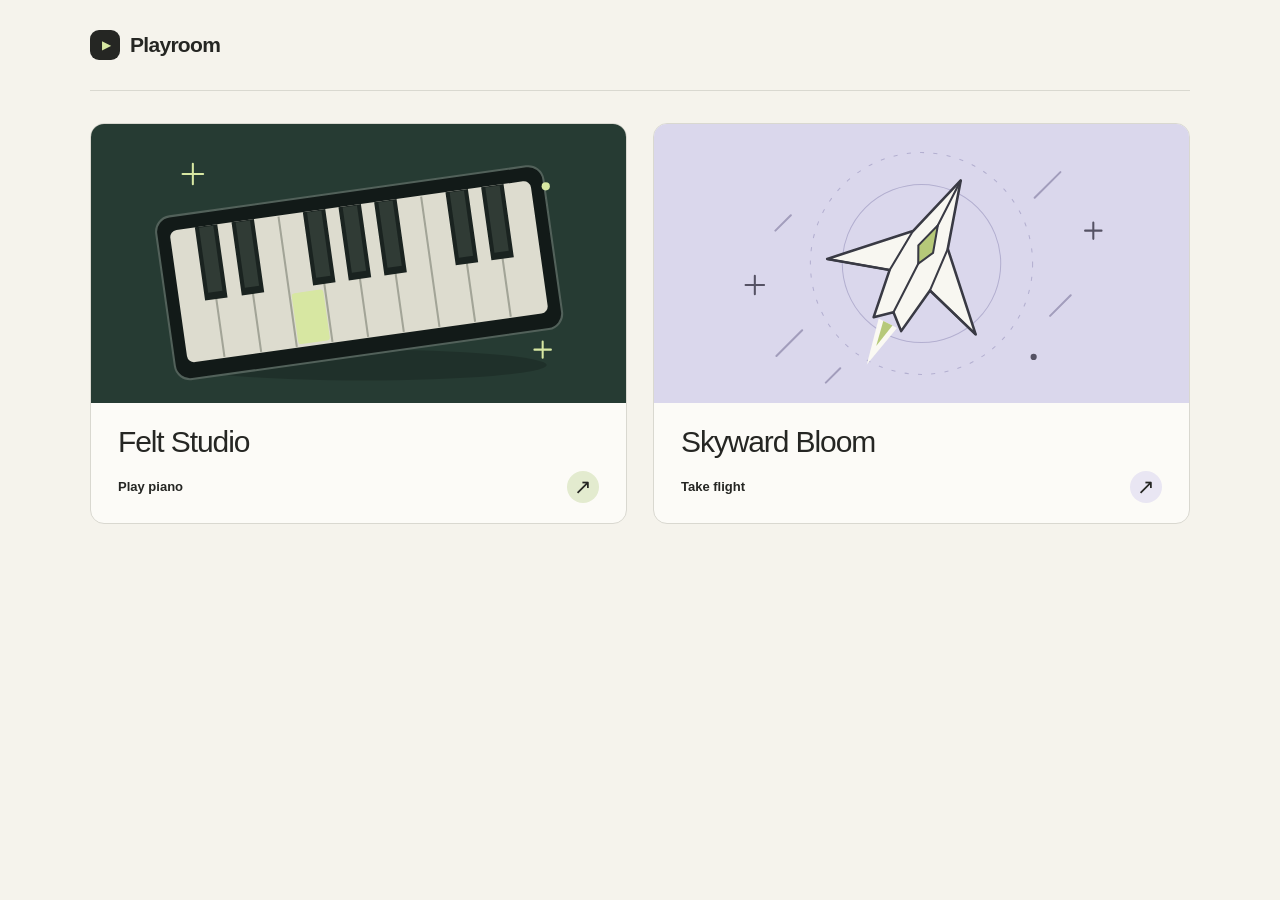
<file: index.html>
<!doctype html>
<html lang="en">
<head>
  <meta charset="utf-8">
  <meta name="viewport" content="width=device-width, initial-scale=1">
  <meta name="theme-color" content="#f5f3ec">
  <meta name="description" content="Play Felt Studio piano or Skyward Bloom plane shooter.">
  <title>Playroom — Piano &amp; Plane Shooter</title>
  <link rel="icon" href="data:image/svg+xml,%3Csvg xmlns='http://www.w3.org/2000/svg' viewBox='0 0 64 64'%3E%3Crect width='64' height='64' rx='16' fill='%23252623'/%3E%3Cpath d='m25 17 23 15-23 15Z' fill='%23d7e7a2'/%3E%3C/svg%3E">
  <link rel="stylesheet" href="homepage.css">
</head>
<body>
  <div class="page">
    <header class="site-header">
      <h1 class="brand"><span class="brand-icon" aria-hidden="true">▶</span> Playroom</h1>
    </header>

    <main aria-label="Choose a game">
      <div class="games">
        <a class="game-card piano-card" href="felt-piano/index.html" aria-labelledby="piano-title piano-action">
          <div class="art" aria-hidden="true">
            <img class="piano-illustration" src="assets/piano.svg" alt="" width="520" height="260">
          </div>
          <div class="card-copy">
            <h2 id="piano-title">Felt Studio</h2>
            <div class="card-bottom"><span id="piano-action">Play piano</span><span class="arrow" aria-hidden="true">↗</span></div>
          </div>
        </a>

        <a class="game-card shooter-card" href="neon-wake/index.html" aria-labelledby="shooter-title shooter-action">
          <div class="art" aria-hidden="true">
            <img src="assets/plane.svg" alt="" width="520" height="260">
          </div>
          <div class="card-copy">
            <h2 id="shooter-title">Skyward Bloom</h2>
            <div class="card-bottom"><span id="shooter-action">Take flight</span><span class="arrow" aria-hidden="true">↗</span></div>
          </div>
        </a>
      </div>
    </main>
  </div>
</body>
</html>
</file>
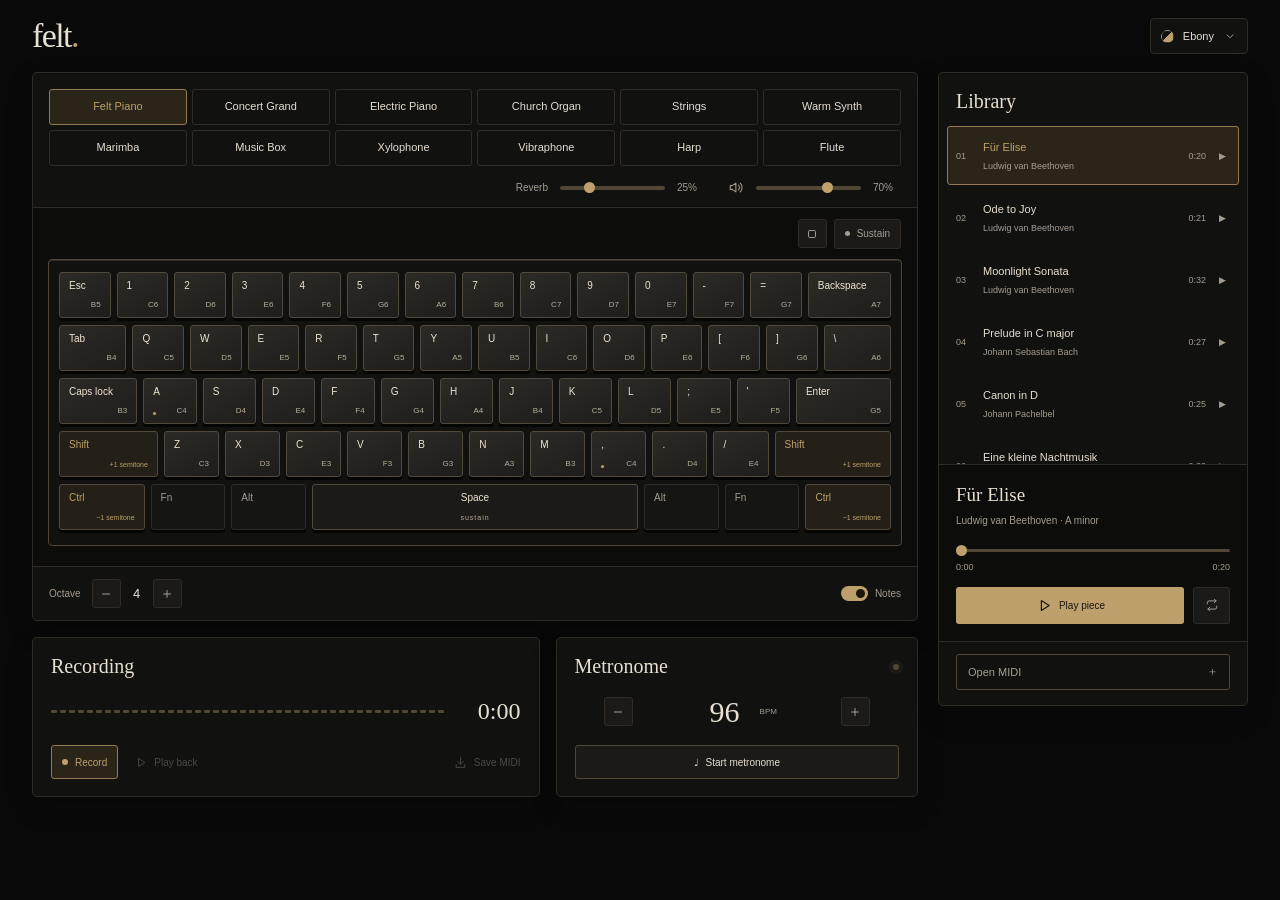
<file: felt-piano/index.html>
<!doctype html>
<html lang="en" data-theme="ebony">
<head>
  <meta charset="utf-8">
  <meta name="viewport" content="width=device-width, initial-scale=1">
  <meta name="theme-color" content="#090909">
  <meta name="description" content="A keyboard music studio with instruments, recording, classical music, and MIDI import.">
  <title>Felt Studio</title>
  <link rel="icon" href="data:image/svg+xml,%3Csvg xmlns='http://www.w3.org/2000/svg' viewBox='0 0 64 64'%3E%3Crect width='64' height='64' rx='8' fill='%23bda06b'/%3E%3Cpath d='M18 15v34m14-34v34m14-34v34' stroke='%23090909' stroke-width='8'/%3E%3C/svg%3E">
  <link rel="stylesheet" href="styles.css">
  <script src="music-core.js" defer></script>
  <script src="audio.js" defer></script>
  <script src="opera-tracks.js" defer></script>
  <script src="tracks.js" defer></script>
  <script src="midi-import.js" defer></script>
  <script src="app.js" defer></script>
</head>
<body>
  <svg class="icon-defs" aria-hidden="true" xmlns="http://www.w3.org/2000/svg"><defs>
    <symbol id="i-play" viewBox="0 0 24 24"><path d="m9 5 11 7-11 7Z"/></symbol>
    <symbol id="i-stop" viewBox="0 0 24 24"><rect x="6" y="6" width="12" height="12" rx="2"/></symbol>
    <symbol id="i-volume" viewBox="0 0 24 24"><path d="m11 5-6 4H2v6h3l6 4Z"/><path d="M15 8a6 6 0 0 1 0 8m3-11a10 10 0 0 1 0 14"/></symbol>
    <symbol id="i-download" viewBox="0 0 24 24"><path d="M12 3v12m-5-5 5 5 5-5M4 16v5h16v-5"/></symbol>
    <symbol id="i-minus" viewBox="0 0 24 24"><path d="M6 12h12"/></symbol>
    <symbol id="i-plus" viewBox="0 0 24 24"><path d="M12 6v12M6 12h12"/></symbol>
    <symbol id="i-pause" viewBox="0 0 24 24"><path d="M8 5v14M16 5v14" stroke-width="4"/></symbol>
    <symbol id="i-loop" viewBox="0 0 24 24"><path d="M4 10V8a3 3 0 0 1 3-3h12m-3-3 3 3-3 3M20 14v2a3 3 0 0 1-3 3H5m3 3-3-3 3-3"/></symbol>
  </defs></svg>
  <div class="page">
    <header class="site-header">
      <a class="brand" href="./" aria-label="Felt home">felt<span>.</span></a>
      <details id="theme-picker" class="theme-picker">
        <summary aria-label="Choose visual theme"><span id="current-theme-swatch" class="theme-swatch swatch-ebony" aria-hidden="true"></span><span id="current-theme-name">Ebony</span><svg class="icon theme-chevron" viewBox="0 0 24 24" aria-hidden="true"><path d="m7 10 5 5 5-5"/></svg></summary>
        <div class="theme-options" role="group" aria-label="Visual theme">
        <button type="button" data-theme-choice="ebony" aria-label="Ebony theme" aria-pressed="true"><span class="theme-swatch swatch-ebony" aria-hidden="true"></span>Ebony</button>
        <button type="button" data-theme-choice="burgundy" aria-label="Burgundy theme" aria-pressed="false"><span class="theme-swatch swatch-burgundy" aria-hidden="true"></span>Burgundy</button>
        <button type="button" data-theme-choice="forest" aria-label="Forest theme" aria-pressed="false"><span class="theme-swatch swatch-forest" aria-hidden="true"></span>Forest</button>
        <button type="button" data-theme-choice="ivory" aria-label="Ivory theme" aria-pressed="false"><span class="theme-swatch swatch-ivory" aria-hidden="true"></span>Ivory</button>
        <button type="button" data-theme-choice="graphite" aria-label="Graphite theme" aria-pressed="false"><span class="theme-swatch swatch-graphite" aria-hidden="true"></span>Graphite</button>
        <button type="button" data-theme-choice="amethyst" aria-label="Amethyst theme" aria-pressed="false"><span class="theme-swatch swatch-amethyst" aria-hidden="true"></span>Amethyst</button>
        <button type="button" data-theme-choice="petrol" aria-label="Petrol theme" aria-pressed="false"><span class="theme-swatch swatch-petrol" aria-hidden="true"></span>Petrol</button>
        <button type="button" data-theme-choice="copper" aria-label="Copper theme" aria-pressed="false"><span class="theme-swatch swatch-copper" aria-hidden="true"></span>Copper</button>
        <button type="button" data-theme-choice="rose" aria-label="Rose theme" aria-pressed="false"><span class="theme-swatch swatch-rose" aria-hidden="true"></span>Rose</button>
        <button type="button" data-theme-choice="porcelain" aria-label="Porcelain theme" aria-pressed="false"><span class="theme-swatch swatch-porcelain" aria-hidden="true"></span>Porcelain</button>
        </div>
      </details>
    </header>
    <main class="studio-layout">
      <div class="studio-main">
        <section class="piano" aria-label="Instrument studio">
          <div class="piano-toolbar">
            <div class="voice-options" role="group" aria-label="Instrument">
              <button data-voice="felt" class="voice-button selected" aria-pressed="true">Felt Piano</button>
              <button data-voice="grand" class="voice-button" aria-pressed="false">Concert Grand</button>
              <button data-voice="electric" class="voice-button" aria-pressed="false">Electric Piano</button>
              <button data-voice="organ" class="voice-button" aria-pressed="false">Church Organ</button>
              <button data-voice="strings" class="voice-button" aria-pressed="false">Strings</button>
              <button data-voice="synth" class="voice-button" aria-pressed="false">Warm Synth</button>
              <button data-voice="marimba" class="voice-button" aria-pressed="false">Marimba</button>
              <button data-voice="musicbox" class="voice-button" aria-pressed="false">Music Box</button>
              <button data-voice="xylophone" class="voice-button" aria-pressed="false">Xylophone</button>
              <button data-voice="vibraphone" class="voice-button" aria-pressed="false">Vibraphone</button>
              <button data-voice="harp" class="voice-button" aria-pressed="false">Harp</button>
              <button data-voice="flute" class="voice-button" aria-pressed="false">Flute</button>
            </div>
            <div class="mix-controls">
              <label class="mix-control"><span>Reverb</span><input id="reverb" type="range" min="0" max="100" value="25" aria-label="Reverb"><output for="reverb" id="reverb-value">25%</output></label>
              <label class="mix-control"><svg class="icon"><use href="#i-volume"/></svg><input id="volume" type="range" min="0" max="100" value="70" aria-label="Volume"><output for="volume" id="volume-value">70%</output></label>
            </div>
          </div>
          <div class="piano-body">
            <div class="piano-display"><div class="note-display"><span id="chord-display"></span><span id="active-notes" class="sr-only"></span></div><div class="keyboard-actions"><button id="stop-button" class="icon-button" aria-label="Stop all sound" title="Stop all sound (Pause/Break)"><svg class="icon"><use href="#i-stop"/></svg></button><button id="sustain-button" class="sustain-button" aria-pressed="false"><span class="status-dot"></span>Sustain</button></div></div>
            <div class="keyboard-viewport" id="keyboard-viewport"><div id="keyboard" class="computer-keyboard" role="group" aria-label="Computer keyboard"></div></div>
            <span id="audio-status" class="sr-only" role="status"></span>
          </div>
          <div class="piano-footer">
            <div class="octave-control"><span>Octave</span><button class="icon-button" id="octave-down" aria-label="Lower octave" title="Lower octave (Page Down)"><svg class="icon"><use href="#i-minus"/></svg></button><output id="octave-value">4</output><button class="icon-button" id="octave-up" aria-label="Higher octave" title="Higher octave (Page Up)"><svg class="icon"><use href="#i-plus"/></svg></button></div>
            <label class="labels-control"><input id="show-labels" type="checkbox" checked><span class="switch" aria-hidden="true"></span>Notes</label>
          </div>
        </section>
        <section class="workspace" aria-label="Practice tools">
          <article class="session-card tool-card">
            <div class="card-heading"><h2>Recording</h2><span class="session-tag" id="session-tag"></span></div>
            <div class="session-visual"><div id="session-wave" class="session-wave" aria-hidden="true"></div><span class="session-time" id="session-time">0:00</span></div>
            <div class="session-actions"><button class="record-button" id="record-button"><span class="record-dot"></span><span id="record-label">Record</span></button><button class="quiet-button" id="playback-button" disabled><svg class="icon"><use href="#i-play"/></svg><span>Play back</span></button><button class="quiet-button export-button" id="export-button" disabled title="Save recording as MIDI"><svg class="icon"><use href="#i-download"/></svg><span>Save MIDI</span></button></div>
          </article>
          <article class="tempo-card tool-card">
            <div class="card-heading"><h2>Metronome</h2><span class="beat-light" id="beat-light" aria-hidden="true"></span></div>
            <div class="tempo-center"><button class="icon-button" id="tempo-down" aria-label="Decrease tempo"><svg class="icon"><use href="#i-minus"/></svg></button><label class="tempo-value"><input id="tempo" type="number" min="30" max="240" value="96" aria-label="Tempo in beats per minute"><span>BPM</span></label><button class="icon-button" id="tempo-up" aria-label="Increase tempo"><svg class="icon"><use href="#i-plus"/></svg></button></div>
            <button id="metronome-button" class="metronome-button" aria-pressed="false"><span aria-hidden="true">♩</span><span>Start metronome</span></button>
          </article>
        </section>
      </div>
      <aside class="library-panel" aria-label="Example music library">
        <div class="library-heading"><h2>Library</h2></div>
        <div id="track-list" class="track-list" role="group" aria-label="Choose an example track"></div>
        <div class="library-player">
          <span class="sr-only" id="library-player-state" role="status"></span>
          <h3 id="library-now-title">Für Elise</h3><p id="library-now-composer">Ludwig van Beethoven</p>
          <input id="track-progress" type="range" min="0" max="1000" step="1" value="0" aria-label="Example track position">
          <div class="track-time-labels"><span id="track-current-time">0:00</span><span id="track-duration">0:00</span></div>
          <div class="track-controls"><button id="track-toggle" class="primary-button"><svg class="icon"><use href="#i-play"/></svg><span id="track-toggle-label">Play piece</span></button><button id="track-loop" class="icon-button" aria-label="Loop example track" aria-pressed="false"><svg class="icon"><use href="#i-loop"/></svg></button></div>
        </div>
        <section class="import-panel" aria-label="MIDI import">
          <label class="import-button" for="midi-file">Open MIDI <span aria-hidden="true">＋</span></label><input id="midi-file" type="file" accept=".mid,.midi,audio/midi,audio/x-midi" class="file-input" aria-label="Open MIDI file"><p id="import-status" role="status" aria-live="polite"></p>
        </section>
      </aside>
    </main>
  </div>
  <div id="toast" class="toast" role="status" aria-live="polite"></div>
</body>
</html>
</file>
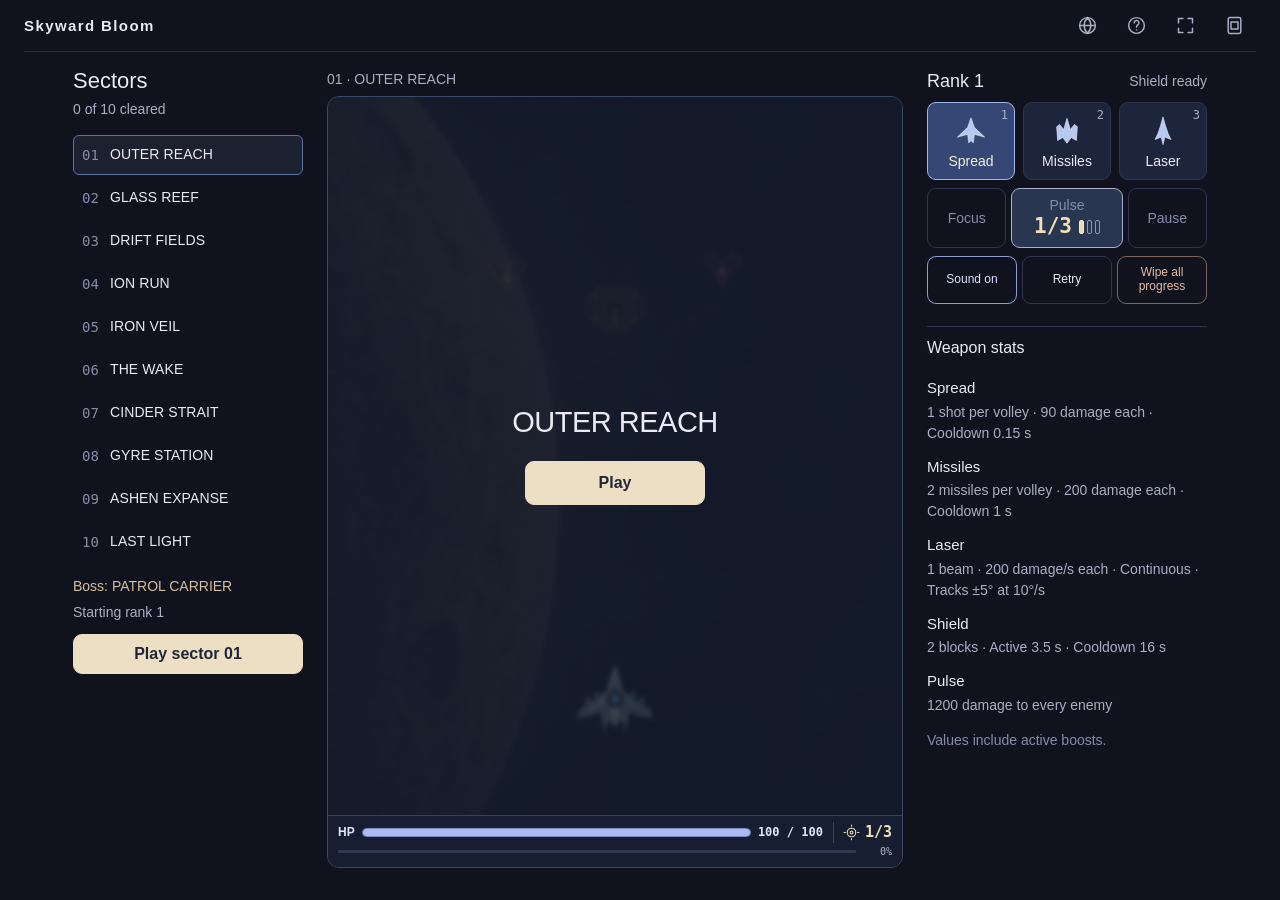
<file: neon-wake/index.html>
<!doctype html>
<html lang="en">
<head>
  <meta charset="UTF-8" />
  <meta name="viewport" content="width=device-width, initial-scale=1.0, viewport-fit=cover" />
  <meta name="theme-color" content="#10131e" />
  <meta name="description" content="Skyward Bloom — ten sectors, three plane forms, one growing rank." data-i18n-content="Skyward Bloom — ten sectors, three plane forms, one growing rank.">
  <title data-i18n="Skyward Bloom">Skyward Bloom</title>
  <link rel="icon" type="image/svg+xml" href="icon.svg" />
  <link rel="stylesheet" href="styles.css" />
</head>
<body>
<div class="app-shell">
  <header class="site-header">
    <a class="wordmark" href="./" data-i18n="Skyward Bloom">Skyward Bloom</a>
    <div class="header-actions">
      <button id="languageBtn" class="language-button" type="button" aria-label="Switch to Simplified Chinese" title="Switch to Simplified Chinese"><svg viewBox="0 0 24 24" aria-hidden="true"><circle cx="12" cy="12" r="9"/><path d="M3 12h18M12 3c-2.5 2.6-3.8 5.6-3.8 9s1.3 6.4 3.8 9M12 3c2.5 2.6 3.8 5.6 3.8 9s-1.3 6.4-3.8 9"/></svg></button>
      <button id="guideBtn" class="guide-button" type="button" aria-haspopup="dialog" aria-controls="guideDialog" aria-label="Guide" data-i18n-aria-label="Guide" title="Guide" data-i18n-title="Guide"><svg viewBox="0 0 24 24" aria-hidden="true"><circle cx="12" cy="12" r="9"/><path d="M9.4 9a2.7 2.7 0 1 1 4.8 1.7c-.7.8-2.2 1.3-2.2 3"/><circle class="icon-dot" cx="12" cy="17.2" r=".9"/></svg></button>
      <button id="fullscreenBtn" class="fullscreen-button" type="button" aria-label="Enter fullscreen" aria-pressed="false"><svg viewBox="0 0 24 24" aria-hidden="true"><path id="fullscreenIconPath" d="M9 4H4v5m11-5h5v5M4 15v5h5m11-5v5h-5"/></svg></button>
      <button id="immersionBtn" class="immersion-button" type="button" aria-label="Enter immersion" data-i18n-aria-label="Enter immersion" title="Enter immersion" data-i18n-title="Enter immersion" aria-pressed="false"><svg viewBox="0 0 24 24" aria-hidden="true"><rect x="4.8" y="2.8" width="14.4" height="18.4" rx="2"/><path d="M8 8h8v8H8z"/></svg></button>
    </div>
  </header>
  <main class="cockpit">
    <section class="game-column" id="flightPanel" aria-label="Game" data-i18n-aria-label="Game">
      <div class="flight-hud"><div class="flight-summary" role="status"><span id="sectorValue">Outer Reach</span><span id="saveWarningFlight" hidden data-i18n="Progress not saved">Progress not saved</span></div></div>
      <div class="game-frame">
        <div class="game-viewport">
        <canvas id="gameCanvas" width="720" height="900" tabindex="0" aria-label="Skyward Bloom. Drag or use arrow keys to steer. Weapons fire automatically. Only the light-blue core takes damage."><span aria-hidden="true" data-i18n="Your browser needs canvas support to play.">Your browser needs canvas support to play.</span></canvas>
        <button id="exitImmersionBtn" type="button" aria-label="Exit immersion" data-i18n-aria-label="Exit immersion" data-i18n="Exit" hidden>Exit</button>
        <span id="immersionSaveWarning" role="status" data-i18n="Progress not saved" hidden>Progress not saved</span>
        <div id="overlay" class="game-overlay">
          <div class="overlay-panel">
            <h1 id="overlayTitle">Outer Reach</h1>
            <p id="saveWarning" class="save-warning" role="status" hidden data-i18n="Progress is not being saved from this tab.">Progress is not being saved from this tab.</p>
            <button id="launchBtn" class="launch-button" type="button" aria-describedby="overlayTitle">Play</button>
          </div>
        </div>
        </div>
        <div class="play-hud">
          <div class="play-vitals">
            <div class="hull-readout" id="hullReadout"><label for="hpBar" data-i18n="HP">HP</label><progress id="hpBar" max="100" value="100" aria-label="Player hull health" data-i18n-aria-label="Player hull health">100%</progress><span id="hpValue">100 / 100</span></div>
            <div id="playPulseBadge" class="play-pulse-badge" role="status" aria-live="off" aria-label="Pulse: 1 of 3"><svg viewBox="0 0 24 24" aria-hidden="true"><circle cx="12" cy="12" r="2"/><circle cx="12" cy="12" r="6"/><path d="M12 1v3m0 16v3M1 12h3m16 0h3"/></svg><strong id="playPulseCount" aria-hidden="true">1/3</strong></div>
          </div>
          <div class="level-progress"><label for="levelProgress" class="visually-hidden" data-i18n="Progress">Progress</label><progress id="levelProgress" value="0" max="100" aria-label="Level completion" data-i18n-aria-label="Level completion">0%</progress><span id="progressValue">0%</span></div>
        </div>
      </div>
    </section>

    <aside class="weapon-panel" id="weaponPanel" aria-label="Plane and weapons" data-i18n-aria-label="Plane and weapons">
      <div class="form-readout"><span id="sharedRank">Rank 1</span><span id="shieldStatus">Shield ready</span></div>
      <div class="form-controls" role="group" aria-label="Plane forms" data-i18n-aria-label="Plane forms">
        <button id="form-primary" class="form-button" type="button" aria-label="Spread form" aria-pressed="true" data-i18n-aria-label="Spread form"><svg viewBox="0 0 64 64" aria-hidden="true"><path d="M32 4 39 24 61 45 39 39 37 57 32 53 27 57 25 39 3 45 25 24Z"/></svg><span data-i18n="Spread">Spread</span><kbd>1</kbd></button>
        <button id="form-missiles" class="form-button" type="button" aria-label="Missiles form" aria-pressed="false" data-i18n-aria-label="Missiles form"><svg viewBox="0 0 64 64" aria-hidden="true"><path d="M32 5 39 29 48 18 54 23 52 52 41 46 32 58 23 46 12 52 10 23 16 18 25 29Z"/></svg><span data-i18n="Missiles">Missiles</span><kbd>2</kbd></button>
        <button id="form-laser" class="form-button" type="button" aria-label="Laser form" aria-pressed="false" data-i18n-aria-label="Laser form"><svg viewBox="0 0 64 64" aria-hidden="true"><path d="M32 2 37 20 43 38 49 50 36 45 32 61 28 45 15 50 21 38 27 20Z"/></svg><span data-i18n="Laser">Laser</span><kbd>3</kbd></button>
      </div>
      <p class="form-status" id="formStatus" hidden></p>
      <div class="touch-controls">
        <button id="focusBtn" type="button" aria-pressed="false" aria-label="Focus movement" title="Focus movement" data-i18n="Focus" data-i18n-aria-label="Focus movement" data-i18n-title="Focus movement">Focus</button>
        <button id="pulseBtn" class="pulse-button" type="button"><span data-i18n="Pulse">Pulse</span><span class="pulse-stock" aria-hidden="true"><strong id="pulseCount">1/3</strong><span class="pulse-pips" id="pulsePips"><i></i><i></i><i></i></span></span></button>
        <button id="touchPauseBtn" type="button">Pause</button>
      </div>
      <div class="flight-actions" role="group" aria-label="Flight actions" data-i18n-aria-label="Flight actions">
        <button id="soundBtn" type="button" aria-pressed="true">Sound on</button>
        <button id="restartBtn" type="button" data-i18n="Retry">Retry</button>
        <button id="wipeProgressBtn" type="button" data-i18n="Wipe all progress">Wipe all progress</button>
      </div>
      <p id="statusValue" class="visually-hidden" role="status">Standing by</p>
      <section class="weapon-readout" id="weaponReadout" aria-labelledby="weaponStatsHeading"><h2 id="weaponStatsHeading" data-i18n="Weapon stats">Weapon stats</h2>
        <div class="weapon-stats-list"><p><strong data-i18n="Spread">Spread</strong><span id="stats-primary"></span></p><p><strong data-i18n="Missiles">Missiles</strong><span id="stats-missiles"></span></p><p><strong data-i18n="Laser">Laser</strong><span id="stats-laser"></span></p><p><strong data-i18n="Shield">Shield</strong><span id="stats-shield"></span></p><p><strong data-i18n="Pulse">Pulse</strong><span id="stats-pulse"></span></p></div>
        <p class="stats-note" data-i18n="Values include active boosts.">Values include active boosts.</p>
      </section>
    </aside>

    <section class="hangar-panel" id="hangarPanel" aria-labelledby="campaignHeading">
      <header class="hangar-intro"><h2 id="campaignHeading" tabindex="-1" data-i18n="Sectors">Sectors</h2><p id="campaignProgress">0 of 10 cleared</p></header>
      <div class="stage-grid" id="stageGrid" role="group" aria-label="Campaign sectors" data-i18n-aria-label="Campaign sectors"></div>
      <div class="mission-briefing">
        <p id="bossPreview" class="boss-preview"></p><p id="stageRank" class="stage-rank">Starting rank 1</p>
        <button id="stageLaunchBtn" class="launch-button" type="button">Play</button>
      </div>
    </section>
  </main>
  <div id="immersionControls" role="group" aria-label="Flight controls" data-i18n-aria-label="Flight controls" hidden>
    <button id="immersionFormBtn" type="button" aria-label="Change form" data-i18n-aria-label="Change form">Spread ↻</button>
    <button id="immersionFocusBtn" type="button" aria-pressed="false" data-i18n="Focus">Focus</button>
    <button id="immersionPulseBtn" type="button">Pulse 1/3</button>
    <button id="immersionPauseBtn" type="button" data-i18n="Pause">Pause</button>
  </div>
</div>
<dialog id="guideDialog" class="guide-dialog" aria-labelledby="guideHeading">
  <button id="closeGuideBtn" class="guide-close" type="button" aria-label="Close guide" autofocus data-i18n="Close" data-i18n-aria-label="Close guide">Close</button>
  <section class="guide-panel">
        <h2 id="guideHeading" data-i18n="Flight guide">Flight guide</h2>
        <div class="guide-content">
          <section class="guide-controls" aria-labelledby="controlsHeading">
            <h3 id="controlsHeading" data-i18n="Controls">Controls</h3>
            <p data-i18n="Weapons fire automatically.">Weapons fire automatically.</p>
            <dl>
              <div><dt data-i18n="Steer">Steer</dt><dd data-i18n="Drag on the playfield, or use WASD / arrow keys.">Drag on the playfield, or use WASD / arrow keys.</dd></div>
              <div><dt data-i18n="Forms">Forms</dt><dd data-i18n="Tap a form or press 1–3. Switching pauses fire for 0.45 seconds; you can still steer.">Tap a form or press 1–3. Switching pauses fire for 0.45 seconds; you can still steer.</dd></div>
              <div><dt data-i18n="Focus">Focus</dt><dd data-i18n="Tap Focus or hold Shift to steer slowly.">Tap Focus or hold Shift to steer slowly.</dd></div>
              <div><dt data-i18n="Pulse">Pulse</dt><dd data-i18n="Tap Pulse or press X to clear bullets and damage enemies.">Tap Pulse or press X to clear bullets and damage enemies.</dd></div>
              <div><dt data-i18n="Pause">Pause</dt><dd data-i18n="Tap Pause, or press Space or P. Use the same control to resume. Outside immersion, Esc also pauses or resumes.">Tap Pause, or press Space or P. Use the same control to resume. Outside immersion, Esc also pauses or resumes.</dd></div>
              <div><dt data-i18n="Other actions">Other actions</dt><dd data-i18n="Retry or R restarts the sector. Sound or M toggles audio. Wipe all progress opens a confirmation.">Retry or R restarts the sector. Sound or M toggles audio. Wipe all progress opens a confirmation.</dd></div>
              <div><dt data-i18n="Display">Display</dt><dd data-i18n="Top-right symbols switch language, open this Guide, enter fullscreen, and enter immersion. Exit or Esc leaves immersion. On short screens, Tab from the playfield opens immersion to keep keyboard controls visible.">Top-right symbols switch language, open this Guide, enter fullscreen, and enter immersion. Exit or Esc leaves immersion. On short screens, Tab from the playfield opens immersion to keep keyboard controls visible.</dd></div>
            </dl>
          </section>
          <h3 data-i18n="Three forms">Three forms</h3>
          <p><strong data-i18n="Spread:">Spread:</strong> <span data-i18n="bullets spread evenly across a fan. Move closer to land more hits.">bullets spread evenly across a fan. Move closer to land more hits.</span></p>
          <p><strong data-i18n="Missiles:">Missiles:</strong> <span data-i18n="each missile picks a target and finds another if it is destroyed.">each missile picks a target and finds another if it is destroyed.</span></p>
          <p><strong data-i18n="Laser:">Laser:</strong> <span data-i18n="a continuous beam that follows reachable enemies ahead. It switches away from destroyed or shielded targets. Higher ranks improve damage and tracking.">a continuous beam that follows reachable enemies ahead. It switches away from destroyed or shielded targets. Higher ranks improve damage and tracking.</span></p>
          <h3 data-i18n="Pickups">Pickups</h3>
          <div class="pickup-legend">
            <div class="pickup-legend-item"><canvas class="pickup-icon" width="96" height="96" data-pickup="rank" data-amount="1" aria-hidden="true"></canvas><p><strong data-i18n="Rank +1">Rank +1</strong><span data-i18n="Improves every weapon, shield and pulse.">Improves every weapon, shield and pulse.</span></p></div>
            <div class="pickup-legend-item"><canvas class="pickup-icon" width="96" height="96" data-pickup="pulse" aria-hidden="true"></canvas><p><strong data-i18n="Pulse ammo">Pulse ammo</strong><span data-i18n="Adds 1 pulse. Carry up to 3.">Adds 1 pulse. Carry up to 3.</span></p></div>
            <div class="pickup-legend-item"><canvas class="pickup-icon" width="96" height="96" data-pickup="heal" aria-hidden="true"></canvas><p><strong data-i18n="Repair">Repair</strong><span data-i18n="Restores 50 HP, up to 100. Rare; only drops while hurt.">Restores 50 HP, up to 100. Rare; only drops while hurt.</span></p></div>
            <div class="pickup-legend-item"><canvas class="pickup-icon" width="96" height="96" data-pickup="boost" data-boost="invincible" aria-hidden="true"></canvas><p><strong data-i18n="Invincibility">Invincibility</strong><span data-i18n="No damage for 12 seconds.">No damage for 12 seconds.</span></p></div>
            <div class="pickup-legend-item"><canvas class="pickup-icon" width="96" height="96" data-pickup="boost" data-boost="damage" aria-hidden="true"></canvas><p><strong data-i18n="Triple damage">Triple damage</strong><span data-i18n="Deal 3× damage for 15 seconds.">Deal 3× damage for 15 seconds.</span></p></div>
            <div class="pickup-legend-item"><canvas class="pickup-icon" width="96" height="96" data-pickup="boost" data-boost="homing" aria-hidden="true"></canvas><p><strong data-i18n="Homing">Homing</strong><span data-i18n="For 18 seconds, Spread bullets seek enemies and Laser curves through up to eight enemies ahead.">For 18 seconds, Spread bullets seek enemies and Laser curves through up to eight enemies ahead.</span></p></div>
          </div>
          <h3 data-i18n="Bosses">Bosses</h3>
          <p><strong data-i18n="Meteors:">Meteors:</strong> <span data-i18n="fall in staggered showers without a warning. Fly between the rocks.">fall in staggered showers without a warning. Fly between the rocks.</span></p>
          <p><strong data-i18n="Phase shield:">Phase shield:</strong> <span data-i18n="bosses ignore damage for 3 seconds between phases. Keep dodging.">bosses ignore damage for 3 seconds between phases. Keep dodging.</span></p>
          <p><strong data-i18n="Touch targets:">Touch targets:</strong> <span data-i18n="touch both green rings, then attack the exposed core for 6 seconds. Watch for nearby bullets.">touch both green rings, then attack the exposed core for 6 seconds. Watch for nearby bullets.</span></p>
          <p><strong data-i18n="Rotating lasers:">Rotating lasers:</strong> <span data-i18n="watch the warning lines, then follow the beams or stay inside the central circle. Up to 12 beams; other guns pause.">watch the warning lines, then follow the beams or stay inside the central circle. Up to 12 beams; other guns pause.</span></p>
          <p><strong data-i18n="Walls:">Walls:</strong> <span data-i18n="fly through each opening. Later bosses send up to five walls with narrower gaps.">fly through each opening. Later bosses send up to five walls with narrower gaps.</span></p>
          <p><strong data-i18n="Sweeping laser:">Sweeping laser:</strong> <span data-i18n="moves sideways after a warning. Dodge through the marked gap.">moves sideways after a warning. Dodge through the marked gap.</span></p>
          <p><strong data-i18n="Homing fireballs:">Homing fireballs:</strong> <span data-i18n="purple fireballs keep chasing you. Orange fireballs turn briefly, then fly straight. Avoid the solid head; the flame trail cannot hurt you.">purple fireballs keep chasing you. Orange fireballs turn briefly, then fly straight. Avoid the solid head; the flame trail cannot hurt you.</span></p>
          <h3 data-i18n="Keep your progress">Keep your progress</h3>
          <p data-i18n="Starting ranks are 1, 6, 11, and so on. Continue to the next sector to keep a higher earned rank. Replays and retries use the fixed starting rank. Failed attempts lose their upgrades. Remaining pulses carry into the next sector. New runs, replays and retries start with 1 pulse.">Starting ranks are 1, 6, 11, and so on. Continue to the next sector to keep a higher earned rank. Replays and retries use the fixed starting rank. Failed attempts lose their upgrades. Remaining pulses carry into the next sector. New runs, replays and retries start with 1 pulse.</p>
          <h3 data-i18n="Stay alive">Stay alive</h3>
          <p data-i18n="Only the light-blue core takes hits. Shields automatically block bullets and fireballs. Lasers, walls, meteors, and all enemy collisions bypass shields.">Only the light-blue core takes hits. Shields automatically block bullets and fireballs. Lasers, walls, meteors, and all enemy collisions bypass shields.</p>
          <p data-i18n="Pulses clear bullets and deal equal damage to enemies and bosses, but cannot pierce boss shields.">Pulses clear bullets and deal equal damage to enemies and bosses, but cannot pierce boss shields.</p>
        </div>
  </section>
</dialog>
<dialog id="resetDialog" aria-labelledby="resetHeading" aria-describedby="resetDescription"><form method="dialog"><h2 id="resetHeading" data-i18n="Wipe all progress?">Wipe all progress?</h2><p id="resetDescription" data-i18n="Erase all progress saved in this browser and return to sector 1? This cannot be undone.">Erase all progress saved in this browser and return to sector 1? This cannot be undone.</p><p id="resetError" class="dialog-error" role="alert" hidden data-i18n="Could not erase saved progress. Check browser storage and try again.">Could not erase saved progress. Check browser storage and try again.</p><div class="dialog-actions"><button value="cancel" autofocus data-i18n="Cancel">Cancel</button><button id="confirmResetBtn" value="reset" class="danger-button" data-i18n="Wipe &amp; restart">Wipe & restart</button></div></form></dialog>
<script type="module" src="game.js"></script>
</body>
</html>
</file>
<file: homepage.css>
:root {
  color-scheme: light;
  font-family: "Segoe UI", Arial, sans-serif;
  color: #252623;
  background: #f5f3ec;
  font-synthesis: none;
}

* { box-sizing: border-box; }
body { margin: 0; }
::selection { background: #d7e7a2; color: #252623; }

.page {
  width: min(1100px, calc(100% - 96px));
  margin: 0 auto;
}

.site-header {
  padding: 30px 0;
  border-bottom: 1px solid #d9d8d0;
}

.brand {
  display: flex;
  align-items: center;
  gap: 10px;
  margin: 0;
  font-size: 21px;
  font-weight: 650;
  letter-spacing: -.7px;
}

.brand-icon {
  display: grid;
  place-items: center;
  width: 30px;
  height: 30px;
  padding-left: 2px;
  border-radius: 9px;
  background: #252623;
  color: #d7e7a2;
  font-size: 12px;
}

main { padding: 32px 0; }

.games {
  display: grid;
  grid-template-columns: repeat(2, minmax(0, 1fr));
  gap: 26px;
}

.game-card {
  overflow: hidden;
  border: 1px solid #d9d8d0;
  border-radius: 14px;
  background: #fcfbf7;
  color: inherit;
  text-decoration: none;
  transition: transform 180ms ease, box-shadow 180ms ease;
}

.game-card:hover {
  transform: translateY(-4px);
  box-shadow: 0 10px 24px #2526230c;
}

.game-card:focus-visible {
  outline: 3px solid #596e33;
  outline-offset: 5px;
}

.piano-card {
  --art-background: #263b33;
  --arrow-background: #e3ebcf;
  --arrow-hover: #d7e7a2;
}

.shooter-card {
  --art-background: #dad7ec;
  --arrow-background: #e9e6f3;
  --arrow-hover: #dad7ec;
}

.art {
  aspect-ratio: 1.92;
  overflow: hidden;
  background: var(--art-background);
}

.art img {
  display: block;
  width: 100%;
  height: 100%;
  object-fit: contain;
}

.piano-illustration { padding-top: 10px; }
.card-copy { padding: 22px 27px 20px; }

.card-copy h2 {
  margin: 0 0 12px;
  font-size: 30px;
  font-weight: 500;
  letter-spacing: -1.1px;
}

.card-bottom {
  display: flex;
  align-items: center;
  justify-content: space-between;
  gap: 16px;
  font-size: 13px;
  font-weight: 600;
}

.arrow {
  display: grid;
  place-items: center;
  width: 32px;
  height: 32px;
  border-radius: 50%;
  background: var(--arrow-background);
  font-size: 21px;
  font-weight: 400;
  transition: background 180ms ease;
}

.game-card:hover .arrow { background: var(--arrow-hover); }

@media (max-width: 700px) {
  .page { width: calc(100% - 40px); max-width: 510px; }
  .site-header { padding: 23px 0; }
  main { padding: 24px 0; }
  .games { grid-template-columns: 1fr; gap: 23px; }
  .card-copy { padding: 23px 24px 18px; }
}

@media (max-width: 360px) {
  .page { width: calc(100% - 32px); }
  .card-copy { padding-left: 20px; padding-right: 20px; }
  .card-copy h2 { font-size: 27px; }
}

@media (prefers-reduced-motion: reduce) {
  .game-card, .arrow { transition: none; }
  .game-card:hover { transform: none; }
}
</file>
<file: felt-piano/styles.css>
:root {
  color-scheme: dark;
  --bg: #090909; --panel: #111110; --inset: #0c0c0b; --raised: #1b1a17;
  --line: #302c25; --line-strong: #514735; --ink: #e7dfd0; --muted: #a49c8f;
  --accent: #bda06b; --accent-ink: #1c170e; --accent-soft: #2b2519; --accent-line: #927b51;
  --key-top: #2c2a25; --key-bottom: #1e1d1a; --key-ink: #eee4d0; --key-note: #b8ae9a;
  --key-line: #514a3c; --key-shadow: #050504; --utility: #151513; --modifier: #242017;
  --shadow: #00000030; --danger: #f2a8a8; --danger-bg: #412326; --danger-line: #985b62;
  --serif: "Iowan Old Style", "Palatino Linotype", "Book Antiqua", Georgia, serif;
  --sans: "Segoe UI", -apple-system, BlinkMacSystemFont, Arial, sans-serif;
  font-family: var(--sans); font-synthesis: none; color: var(--ink); background: var(--bg);
}
:root[data-theme="burgundy"] {
  --bg: #130c10; --panel: #201218; --inset: #180e13; --raised: #35202a;
  --line: #4e2e3c; --line-strong: #795061; --ink: #f4e4e9; --muted: #c0a5b0;
  --accent: #dfb0bf; --accent-ink: #2a101c; --accent-soft: #422331; --accent-line: #af748a;
  --key-top: #4d2b37; --key-bottom: #301b24; --key-ink: #f6e3e8; --key-note: #d1aebc;
  --key-line: #855368; --key-shadow: #0d060a; --utility: #26151d; --modifier: #39202b;
}
:root[data-theme="forest"] {
  --bg: #09120e; --panel: #101f17; --inset: #0c1711; --raised: #1e3327;
  --line: #304b39; --line-strong: #536f52; --ink: #e6ecdc; --muted: #aab9a2;
  --accent: #bdcea3; --accent-ink: #142010; --accent-soft: #2b3e27; --accent-line: #8ea56f;
  --key-top: #324936; --key-bottom: #1f3024; --key-ink: #eaf0df; --key-note: #b2c4a5;
  --key-line: #5e7858; --key-shadow: #040b07; --utility: #17271c; --modifier: #293b24;
}
:root[data-theme="ivory"] {
  color-scheme: light;
  --bg: #e9e3d7; --panel: #f8f4eb; --inset: #efe9dc; --raised: #e9e1d2;
  --line: #d1c6b2; --line-strong: #a49275; --ink: #302b24; --muted: #70634f;
  --accent: #705129; --accent-ink: #fff7e9; --accent-soft: #e5d8c0; --accent-line: #9a7c50;
  --key-top: #fffdf6; --key-bottom: #e3d8c4; --key-ink: #342d23; --key-note: #69583f;
  --key-line: #b7a58a; --key-shadow: #baac96; --utility: #ddd4c4; --modifier: #ded0b6;
  --shadow: #40321c0d; --danger: #862e35; --danger-bg: #f7d9db; --danger-line: #b96970;
}
:root[data-theme="graphite"] {
  --bg: #101113; --panel: #191b1e; --inset: #131518; --raised: #272a2f;
  --line: #373c43; --line-strong: #636d79; --ink: #eceef0; --muted: #b0b8c2;
  --accent: #c0cad7; --accent-ink: #171d25; --accent-soft: #303944; --accent-line: #8b9bad;
  --key-top: #41464f; --key-bottom: #292d33; --key-ink: #f0f2f5; --key-note: #c5cdd8;
  --key-line: #6a7483; --key-shadow: #090b0d; --utility: #20242a; --modifier: #303944;
}
:root[data-theme="amethyst"] {
  --bg: #120e19; --panel: #1e1729; --inset: #16111f; --raised: #30253e;
  --line: #483653; --line-strong: #766086; --ink: #eee5f4; --muted: #bcabc9;
  --accent: #cfb0e6; --accent-ink: #241333; --accent-soft: #3d2c4e; --accent-line: #a27fbb;
  --key-top: #4c385e; --key-bottom: #30243c; --key-ink: #f2e6fa; --key-note: #cbb5dc;
  --key-line: #826594; --key-shadow: #090510; --utility: #261c32; --modifier: #392849;
}
:root[data-theme="petrol"] {
  --bg: #081416; --panel: #0e2226; --inset: #0a1a1d; --raised: #193339;
  --line: #2c4850; --line-strong: #537a81; --ink: #e6efe9; --muted: #a8bfc0;
  --accent: #d5c18e; --accent-ink: #20200f; --accent-soft: #303d37; --accent-line: #a99c6d;
  --key-top: #2b4b52; --key-bottom: #193038; --key-ink: #e9f0e9; --key-note: #bbcecb;
  --key-line: #5a8388; --key-shadow: #030c0e; --utility: #132b2f; --modifier: #263a37;
}
:root[data-theme="copper"] {
  --bg: #1a100d; --panel: #291a15; --inset: #20130f; --raised: #40291f;
  --line: #593b2d; --line-strong: #89604a; --ink: #f4e6d8; --muted: #c5ac97;
  --accent: #e8b184; --accent-ink: #301809; --accent-soft: #503326; --accent-line: #b98057;
  --key-top: #604032; --key-bottom: #3c281f; --key-ink: #faebda; --key-note: #dfc4aa;
  --key-line: #976c53; --key-shadow: #100906; --utility: #312018; --modifier: #492f20;
}
:root[data-theme="rose"] {
  color-scheme: light;
  --bg: #ece0e0; --panel: #fff6f4; --inset: #f3e8e6; --raised: #e9d8d8;
  --line: #d7bfc1; --line-strong: #ad818b; --ink: #472c37; --muted: #78515f;
  --accent: #8c415a; --accent-ink: #fff6f3; --accent-soft: #f0d8df; --accent-line: #b8798b;
  --key-top: #fffaf6; --key-bottom: #ead7d8; --key-ink: #482a35; --key-note: #77515d;
  --key-line: #be959e; --key-shadow: #bd9c9f; --utility: #e7d6d7; --modifier: #e8ccd4;
  --shadow: #51243212; --danger: #8e2436; --danger-bg: #f8d5da; --danger-line: #bb6674;
}
:root[data-theme="porcelain"] {
  color-scheme: light;
  --bg: #e1e7ec; --panel: #f6f9fc; --inset: #eaf0f4; --raised: #dce5ee;
  --line: #c2d0de; --line-strong: #829bb4; --ink: #203852; --muted: #516982;
  --accent: #305d8a; --accent-ink: #f8fbff; --accent-soft: #dbe7f2; --accent-line: #6c8fae;
  --key-top: #fdfeff; --key-bottom: #dce6ef; --key-ink: #253c54; --key-note: #4d6580;
  --key-line: #93aabd; --key-shadow: #9aafc0; --utility: #dbe4eb; --modifier: #cfdeec;
  --shadow: #193b5b10; --danger: #942f42; --danger-bg: #f5dce2; --danger-line: #bb7887;
}
* { box-sizing: border-box; }
body { margin: 0; min-width: 320px; background: var(--bg); }
button, input, a, label { -webkit-tap-highlight-color: transparent; }
button, input { font: inherit; }
button { color: inherit; border: 0; cursor: pointer; transition: background .15s, border-color .15s, color .15s; }
button:disabled { opacity: .4; cursor: default; }
button:focus-visible, input:focus-visible, a:focus-visible, summary:focus-visible { outline: 2px solid var(--accent); outline-offset: 3px; }
button:active:not(:disabled) { transform: translateY(1px); }
a { color: inherit; text-decoration: none; }
h2, h3, p { margin: 0; }
h2, h3 { font-family: var(--serif); font-weight: 400; }
h2 { font-size: 20px; }
.sr-only, .file-input { position: absolute; width: 1px; height: 1px; padding: 0; margin: -1px; border: 0; overflow: hidden; clip-path: inset(50%); white-space: nowrap; }
.icon-defs { position: absolute; width: 0; height: 0; overflow: hidden; }
.icon { width: 17px; height: 17px; fill: none; stroke: currentColor; stroke-width: 1.7; stroke-linecap: round; stroke-linejoin: round; flex-shrink: 0; }
.page { max-width: 1480px; padding: 0 32px 28px; margin: auto; }
.site-header { height: 72px; display: flex; align-items: center; justify-content: space-between; gap: 20px; }
.brand { font-family: var(--serif); font-size: 34px; letter-spacing: -1.6px; line-height: 1; }
.brand span { color: var(--accent); }
.theme-picker { position: relative; z-index: 30; }
.theme-picker summary { display: flex; align-items: center; gap: 9px; min-height: 36px; padding: 7px 10px; border: 1px solid var(--line); border-radius: 4px; background: var(--panel); color: var(--ink); font-size: 11px; cursor: pointer; list-style: none; }
.theme-picker summary::-webkit-details-marker { display: none; }
.theme-picker summary:hover, .theme-picker[open] summary { border-color: var(--accent-line); }
.theme-chevron { width: 14px; height: 14px; color: var(--muted); }
.theme-picker[open] .theme-chevron { transform: rotate(180deg); }
.theme-options { position: absolute; right: 0; top: calc(100% + 8px); display: grid; grid-template-columns: repeat(2,minmax(0,1fr)); width: min(280px,calc(100vw - 24px)); gap: 4px; padding: 8px; background: var(--panel); border: 1px solid var(--line-strong); border-radius: 5px; box-shadow: 0 12px 36px var(--shadow); }
.theme-options button { display: flex; align-items: center; justify-content: flex-start; gap: 10px; min-height: 40px; padding: 8px 10px; background: transparent; border: 1px solid transparent; border-radius: 3px; font-size: 11px; color: var(--muted); }
.theme-options button:hover { color: var(--ink); background: var(--raised); }
.theme-options button[aria-pressed="true"] { color: var(--ink); background: var(--accent-soft); border-color: var(--accent-line); }
.theme-swatch { width: 13px; height: 13px; border: 1px solid #80808066; border-radius: 50%; flex-shrink: 0; }
.swatch-ebony { background: linear-gradient(135deg, #111110 50%, #bda06b 50%); }
.swatch-burgundy { background: linear-gradient(135deg, #4d2b37 50%, #dfb0bf 50%); }
.swatch-forest { background: linear-gradient(135deg, #324936 50%, #bdcea3 50%); }
.swatch-ivory { background: linear-gradient(135deg, #faf5ea 50%, #af9570 50%); }
.swatch-graphite { background: linear-gradient(135deg, #41464f 50%, #c0cad7 50%); }
.swatch-amethyst { background: linear-gradient(135deg, #4c385e 50%, #cfb0e6 50%); }
.swatch-petrol { background: linear-gradient(135deg, #2b4b52 50%, #d5c18e 50%); }
.swatch-copper { background: linear-gradient(135deg, #604032 50%, #e8b184 50%); }
.swatch-rose { background: linear-gradient(135deg, #f0d8df 50%, #8c415a 50%); }
.swatch-porcelain { background: linear-gradient(135deg, #dbe7f2 50%, #305d8a 50%); }
.studio-layout { display: grid; grid-template-columns: minmax(0, 1fr) 310px; align-items: start; gap: 20px; }
.studio-main { min-width: 0; }
.piano, .tool-card, .library-panel { background: var(--panel); border: 1px solid var(--line); border-radius: 5px; box-shadow: 0 10px 28px var(--shadow); }
.piano { overflow: hidden; }
.piano-toolbar { padding: 16px 16px 12px; }
.voice-options { display: grid; grid-template-columns: repeat(6, minmax(0, 1fr)); gap: 5px; }
.voice-button { min-height: 36px; padding: 7px 5px; border: 1px solid var(--line); background: transparent; border-radius: 3px; font-size: 11px; line-height: 1.25; }
.voice-button:hover { background: var(--raised); border-color: var(--line-strong); }
.voice-button.selected { color: var(--accent); background: var(--accent-soft); border-color: var(--accent-line); }
.mix-controls { display: flex; align-items: center; justify-content: flex-end; gap: 24px; margin-top: 14px; }
.mix-control { display: flex; align-items: center; gap: 10px; font-size: 10px; color: var(--muted); }
.mix-control output { width: 28px; font-variant-numeric: tabular-nums; font-size: 10px; }
.mix-control .icon { width: 15px; height: 15px; }
input[type="range"] { appearance: none; width: 105px; height: 4px; padding: 0; background: var(--line-strong); border: 0; border-radius: 5px; accent-color: var(--accent); cursor: pointer; }
input[type="range"]::-webkit-slider-thumb { appearance: none; width: 11px; height: 11px; border-radius: 50%; background: var(--accent); }
input[type="range"]::-moz-range-thumb { width: 11px; height: 11px; border: 0; border-radius: 50%; background: var(--accent); }
.piano-body { padding: 0 14px 15px; background: var(--inset); border-block: 1px solid var(--line); }
.piano-display { display: flex; align-items: center; justify-content: space-between; gap: 12px; min-height: 51px; padding: 5px 2px; }
.note-display { min-width: 0; }
.keyboard-actions { display: flex; align-items: center; gap: 7px; flex-shrink: 0; }
#chord-display { display: block; color: var(--ink); font-family: var(--serif); font-size: 21px; overflow: hidden; text-overflow: ellipsis; white-space: nowrap; }
.sustain-button { display: flex; align-items: center; justify-content: center; gap: 7px; background: var(--raised); color: var(--muted); border: 1px solid var(--line); border-radius: 3px; min-height: 30px; padding: 5px 10px; font-size: 10px; flex-shrink: 0; }
.status-dot { display: inline-block; width: 5px; height: 5px; border-radius: 50%; background: var(--muted); }
.sustain-button[aria-pressed="true"] { color: var(--accent); background: var(--accent-soft); border-color: var(--accent-line); }
.sustain-button[aria-pressed="true"] .status-dot { background: var(--accent); }
.keyboard-viewport { overflow-x: auto; padding: 0 1px 5px; scrollbar-width: thin; scrollbar-color: var(--line-strong) transparent; }
/* Horizontal touch scrolling keeps the full physical key layout available. */
.computer-keyboard { display: flex; flex-direction: column; min-width: 650px; gap: 7px; padding: 12px 10px 15px; border: 1px solid var(--line-strong); border-radius: 4px; background: var(--panel); box-shadow: inset 0 1px 0 var(--line); user-select: none; touch-action: pan-x; isolation: isolate; }
.keyboard-row { display: flex; gap: 6px; height: 46px; flex: none; }
.computer-key { position: relative; flex: var(--units, 1) 1 0; min-width: 0; display: flex; flex-direction: column; align-items: flex-start; justify-content: space-between; padding: 8px 9px; border: 1px solid var(--key-line); border-radius: 3px; color: var(--key-ink); background: var(--raised); box-shadow: 0 3px 0 var(--key-shadow); text-align: left; overflow: hidden; user-select: none; touch-action: pan-x; transition: background .08s, transform .08s, box-shadow .08s; }
.key-binding { font-size: 10px; font-weight: 500; line-height: 1; white-space: nowrap; }
.key-note { align-self: flex-end; font-size: 8px; line-height: 1; white-space: nowrap; color: var(--key-note); }
.note-key { background: linear-gradient(150deg, var(--key-top), var(--key-bottom)); }
.utility-key:disabled { opacity: 1; cursor: default; color: var(--muted); background: var(--utility); border-color: var(--line); }
.modifier-key { color: var(--accent); background: var(--modifier); }
.modifier-key .key-note { color: var(--accent); font-size: 7px; }
.space-key { align-items: center; }
.space-key .key-note { align-self: center; font-size: 7px; letter-spacing: 1px; }
.middle-c:after { content: ""; position: absolute; left: 9px; bottom: 8px; width: 3px; height: 3px; border-radius: 50%; background: var(--accent); }
.computer-key:hover:not(:disabled) { border-color: var(--accent); }
.computer-key.active, .computer-key:active:not(:disabled) { transform: translateY(3px); background: var(--accent); border-color: var(--accent); box-shadow: none; color: var(--accent-ink); }
.computer-key.active .key-note { color: var(--accent-ink); }
.computer-key.active.middle-c:after { background: var(--accent-ink); }
.hide-labels .key-note { visibility: hidden; }
.hide-labels .middle-c:after { display: none; }
.piano-footer { min-height: 53px; padding: 10px 16px; display: flex; align-items: center; justify-content: space-between; gap: 14px; }
.octave-control { display: flex; align-items: center; gap: 11px; font-size: 10px; color: var(--muted); }
.octave-control output { font-size: 13px; color: var(--ink); text-align: center; min-width: 10px; }
.icon-button { display: grid; place-items: center; width: 29px; height: 29px; padding: 0; color: var(--muted); background: var(--raised); border: 1px solid var(--line); border-radius: 3px; }
.icon-button:hover:not(:disabled) { color: var(--ink); border-color: var(--line-strong); }
.icon-button .icon { width: 14px; height: 14px; }
.labels-control { position: relative; display: flex; align-items: center; gap: 7px; font-size: 10px; color: var(--muted); cursor: pointer; }
.labels-control input { position: absolute; opacity: 0; width: 100%; height: 25px; margin: 0; cursor: pointer; }
.switch { width: 27px; height: 15px; border-radius: 12px; background: var(--line-strong); position: relative; pointer-events: none; }
.switch:after { content: ""; position: absolute; left: 3px; top: 3px; width: 9px; height: 9px; background: var(--muted); border-radius: 50%; }
.labels-control input:checked + .switch { background: var(--accent); }
.labels-control input:checked + .switch:after { transform: translateX(12px); background: var(--accent-ink); }
.labels-control input:focus-visible + .switch { outline: 2px solid var(--accent); outline-offset: 4px; }
.workspace { display: grid; grid-template-columns: minmax(0, 1.4fr) minmax(0, 1fr); gap: 16px; margin-top: 16px; }
.tool-card { min-width: 0; padding: 17px 18px; }
.card-heading { display: flex; align-items: center; justify-content: space-between; gap: 12px; }
.session-tag { font-size: 9px; color: var(--muted); }
.session-visual { display: flex; align-items: center; gap: 16px; min-height: 67px; }
.session-wave { display: flex; align-items: center; gap: 3px; flex: 1; height: 42px; overflow: hidden; }
.wave-bar { flex: 1; min-width: 2px; max-width: 6px; border-radius: 1px; background: var(--line-strong); }
.wave-bar.passed { background: var(--accent); }
.session-time { min-width: 42px; font: 24px var(--serif); font-variant-numeric: tabular-nums; }
.session-actions { display: flex; align-items: center; gap: 16px; }
.record-button, .quiet-button, .metronome-button, .primary-button { display: inline-flex; align-items: center; justify-content: center; gap: 7px; min-height: 34px; border-radius: 3px; font-size: 10px; }
.record-button { padding: 8px 10px; background: var(--accent-soft); border: 1px solid var(--accent-line); color: var(--accent); }
.record-dot { width: 6px; height: 6px; border-radius: 50%; background: currentColor; }
.record-button.recording { background: var(--danger-bg); border-color: var(--danger-line); color: var(--danger); }
.recording .record-dot { border-radius: 1px; animation: record-pulse 1.5s infinite; }
.quiet-button { padding: 4px 0; color: var(--muted); background: transparent; white-space: nowrap; }
.quiet-button:hover:not(:disabled) { color: var(--ink); }
.quiet-button .icon { width: 13px; height: 13px; }
.export-button { margin-left: auto; }
.beat-light { width: 6px; height: 6px; border-radius: 50%; background: var(--line-strong); box-shadow: 0 0 0 4px var(--raised); }
.beat-light.beat { background: var(--accent); box-shadow: 0 0 0 4px var(--accent-soft); }
.tempo-center { display: flex; align-items: center; justify-content: space-around; gap: 6px; height: 67px; }
.tempo-value { display: flex; align-items: center; gap: 7px; }
.tempo-value input { width: 56px; padding: 0; color: var(--ink); background: transparent; border: 0; text-align: center; font: 30px var(--serif); appearance: textfield; -moz-appearance: textfield; }
.tempo-value input::-webkit-inner-spin-button { appearance: none; }
.tempo-value span { font-size: 8px; color: var(--muted); }
.metronome-button { width: 100%; background: var(--raised); border: 1px solid var(--line-strong); color: var(--ink); }
.metronome-button[aria-pressed="true"] { background: var(--accent-soft); border-color: var(--accent-line); color: var(--accent); }
.library-panel { overflow: hidden; min-width: 0; }
.library-heading { padding: 17px 17px 13px; }
.track-list { display: grid; grid-template-columns: 1fr; align-content: start; max-height: 338px; overflow-y: auto; gap: 3px; padding: 0 8px 9px; scrollbar-width: thin; scrollbar-color: var(--line-strong) transparent; }
.track-card { display: grid; grid-template-columns: 19px minmax(0,1fr) auto 16px; align-items: center; gap: 8px; width: 100%; min-height: 59px; padding: 8px; background: transparent; border: 1px solid transparent; border-radius: 3px; text-align: left; }
.track-card:hover { background: var(--raised); }
.track-card.selected { background: var(--accent-soft); border-color: var(--accent-line); }
.track-card.selected .track-info strong, .track-card.playing .track-play { color: var(--accent); }
.track-info { display: flex; flex-direction: column; gap: 5px; min-width: 0; }
.track-info strong { color: var(--ink); font-size: 11px; font-weight: 500; line-height: 1.4; white-space: nowrap; overflow: hidden; text-overflow: ellipsis; }
.track-info span { color: var(--muted); font-size: 9px; white-space: nowrap; overflow: hidden; text-overflow: ellipsis; }
.track-number, .track-duration { font-size: 9px; color: var(--muted); font-variant-numeric: tabular-nums; }
.track-play { text-align: center; font-size: 9px; color: var(--muted); }
.library-player { padding: 17px; background: var(--inset); border-top: 1px solid var(--line); }
#library-now-title { font-size: 19px; line-height: 1.4; color: var(--ink); }
#library-now-composer { font-size: 10px; line-height: 1.6; margin-top: 4px; color: var(--muted); }
#track-progress { width: 100%; display: block; margin: 20px 0 10px; height: 3px; }
.track-time-labels { display: flex; justify-content: space-between; color: var(--muted); font-size: 9px; font-variant-numeric: tabular-nums; }
.track-controls { display: flex; align-items: stretch; gap: 9px; margin-top: 15px; }
.primary-button { flex: 1; background: var(--accent); color: var(--accent-ink); padding: 9px 12px; min-height: 37px; }
.primary-button:hover { filter: brightness(1.1); }
#track-loop { height: auto; width: 37px; }
#track-loop[aria-pressed="true"] { color: var(--accent); background: var(--accent-soft); border-color: var(--accent-line); }
.import-panel { padding: 12px 17px 15px; border-top: 1px solid var(--line); }
.import-button { display: flex; align-items: center; justify-content: space-between; min-height: 36px; padding: 9px 11px; border: 1px solid var(--line-strong); border-radius: 3px; font-size: 11px; color: var(--muted); cursor: pointer; }
.import-button:hover { color: var(--accent); border-color: var(--accent-line); }
.import-panel:focus-within .import-button { outline: 2px solid var(--accent); outline-offset: 3px; }
#import-status:empty { display: none; }
#import-status { margin-top: 9px; font-size: 10px; line-height: 1.6; color: var(--muted); overflow-wrap: anywhere; }
.toast { position: fixed; z-index: 20; left: 50%; bottom: 22px; transform: translate(-50%, 12px); max-width: 90vw; padding: 12px 18px; background: var(--raised); border: 1px solid var(--accent-line); border-radius: 4px; color: var(--ink); box-shadow: 0 8px 25px var(--shadow); font-size: 12px; opacity: 0; pointer-events: none; transition: opacity .15s, transform .15s; }
.toast.visible { transform: translate(-50%, 0); opacity: 1; }
@keyframes record-pulse { 50% { opacity: .4; } }
@media (min-width: 1400px) { .keyboard-row { height: 50px; } .key-binding { font-size: 11px; } .key-note { font-size: 9px; } }
@media (max-width: 1190px) {
  .page { padding-inline: 22px; }
  .studio-layout { grid-template-columns: minmax(0,1fr) 286px; gap: 16px; }
  .voice-options { grid-template-columns: repeat(4, minmax(0,1fr)); }
  .voice-button { min-height: 34px; }
  .workspace { gap: 12px; grid-template-columns: minmax(0,1.2fr) minmax(0,1fr); }
  .tool-card { padding: 15px 13px; }
  .session-actions { gap: 10px; flex-wrap: wrap; }
}
@media (max-width: 1000px) {
  .studio-layout { grid-template-columns: minmax(0,1fr); }
  .voice-options { grid-template-columns: repeat(6, minmax(0,1fr)); }
  .library-panel { display: grid; grid-template-columns: minmax(0,1fr) 280px; }
  .library-heading { grid-column: 1; }
  .track-list { grid-column: 1; grid-template-columns: repeat(2,minmax(0,1fr)); max-height: 300px; }
  .library-player { grid-column: 2; grid-row: 1/3; display: flex; flex-direction: column; justify-content: center; border-top: 0; border-left: 1px solid var(--line); }
  .import-panel { grid-column: 1/-1; }
  .import-button { max-width: 240px; }
  .workspace { grid-template-columns: minmax(0,1.4fr) minmax(0,1fr); }
}
@media (max-width: 700px) {
  .library-panel { display: block; }
  .library-player { border-left: 0; border-top: 1px solid var(--line); }
  .track-list { grid-template-columns: 1fr; max-height: 320px; }
  .import-button { max-width: none; }
  .voice-options { grid-template-columns: repeat(4, minmax(0,1fr)); }
}
@media (max-width: 500px) {
  .page { padding: 0 12px 18px; }
  .site-header { min-height: 65px; height: auto; gap: 12px; }
  .brand { font-size: 29px; }
  .theme-options button { min-height: 44px; }
  .piano-toolbar { padding: 11px 10px; }
  .voice-options { grid-template-columns: repeat(3,minmax(0,1fr)); gap: 4px; }
  .voice-button { min-height: 36px; font-size: 10px; }
  .mix-controls { justify-content: space-between; gap: 14px; margin-top: 13px; }
  .mix-control { min-width: 0; flex: 1; gap: 7px; font-size: 9px; }
  .mix-control input { min-width: 20px; width: 100%; flex: 1; }
  .mix-control output { font-size: 9px; width: 25px; flex-shrink: 0; }
  .piano-body { padding: 0 7px 9px; }
  .piano-display { min-height: 44px; padding-inline: 4px; }
  #chord-display { font-size: 18px; }
  .keyboard-row { height: 45px; }
  .computer-keyboard { padding: 10px 8px 13px; }
  .computer-key { padding: 7px 8px; }
  .piano-footer { padding: 10px 12px; }
  .workspace { grid-template-columns: 1fr; gap: 12px; margin-top: 12px; }
  .tool-card { padding: 15px; }
  .session-actions { gap: 17px; flex-wrap: nowrap; }
  .tempo-card { display: grid; grid-template-columns: 1fr 1fr; gap: 0 16px; }
  .tempo-card .card-heading { grid-column: 1/-1; }
  .tempo-center { height: 67px; }
  .metronome-button { align-self: center; }
  h2 { font-size: 19px; }
}
@media (prefers-reduced-motion: reduce) { *, *:before, *:after { transition: none !important; animation: none !important; } }
</file>
<file: neon-wake/styles.css>
:root{color-scheme:dark;--bg:#10131e;--play-hud-height:52px;--ink:#eceaf3;--muted:#aaaec4;--faint:#858ca6;--line:#30374e;--accent:#aebdf5;--mono:ui-monospace,Consolas,monospace;font-family:Inter,"Segoe UI",sans-serif;font-size:16px;background:var(--bg);color:var(--ink)}
*{box-sizing:border-box}body{margin:0}button,input,summary{font:inherit}button,summary,a{touch-action:manipulation}button,summary{cursor:pointer}button{min-height:44px;padding:10px 14px;border:1px solid var(--line);border-radius:9px;background:transparent;color:var(--ink);font-size:16px}button:hover:not(:disabled){background:#ffffff08;border-color:#8799ca}button:disabled{cursor:default;color:var(--faint)}button:focus-visible,summary:focus-visible,a:focus-visible,canvas:focus-visible{outline:2px solid var(--accent);outline-offset:3px}[hidden]{display:none!important}h1,h2,h3,p{margin:0}h1,h2,h3{font-weight:500}p{line-height:1.55}a{color:inherit;text-decoration:none}
.app-shell{max-width:1460px;margin:auto;padding:env(safe-area-inset-top) 24px env(safe-area-inset-bottom)}.site-header{height:52px;display:flex;align-items:center;justify-content:space-between;border-bottom:1px solid #262d43}.wordmark{font-size:15px;font-weight:600;letter-spacing:1.4px}.fullscreen-button{font-size:15px;color:var(--muted);border-color:transparent;padding:8px 10px}.cockpit{--flight-width:min(620px,calc((100svh - 180px - env(safe-area-inset-top) - env(safe-area-inset-bottom))*.8));display:grid;grid-template-columns:minmax(190px,230px) minmax(0,var(--flight-width)) minmax(254px,280px);gap:24px;justify-content:center;align-items:start;padding:16px 0}.game-column{grid-column:2;grid-row:1;min-width:0;display:grid;gap:6px}.flight-hud{display:grid;gap:6px}.flight-summary{height:22px;font-size:14px;line-height:22px;color:var(--muted);overflow:hidden;white-space:nowrap;text-overflow:ellipsis}.hull-readout,.level-progress{display:flex;align-items:center;gap:8px;color:var(--muted);font-size:14px;min-width:0;height:22px}.hull-readout span,.level-progress span{flex-shrink:0;min-width:60px;text-align:right;font:14px var(--mono);white-space:nowrap}.level-progress{height:20px}.level-progress span{min-width:36px}.hull-readout label,.level-progress label{flex-shrink:0}progress{appearance:none;-webkit-appearance:none;min-width:0;width:100%;height:6px;border:none;border-radius:6px;background:#303953;color:#a5b6ef}progress::-webkit-progress-bar{background:#303953;border-radius:6px}progress::-webkit-progress-value{background:#a5b6ef;border-radius:6px;transition:width .15s}progress::-moz-progress-bar{background:#a5b6ef;border-radius:6px}.level-progress progress{height:3px}.level-progress progress::-webkit-progress-value{background:#8096d4}.level-progress progress::-moz-progress-bar{background:#8096d4}
.game-frame{position:relative;width:100%;container-type:inline-size;background:#181e30;border:1px solid #3c4867;border-radius:12px;overflow:hidden}canvas{display:block;width:100%;height:100%;outline:none}#gameCanvas{touch-action:none}#gameCanvas:focus-visible{outline-offset:-5px}.game-overlay{position:absolute;inset:0;display:grid;place-items:center;align-items:safe center;overflow:auto;padding:24px;background:#111729c9;backdrop-filter:blur(2px)}.overlay-panel{max-width:340px;text-align:center}.eyebrow{font-size:11px;letter-spacing:1.2px;color:var(--muted);margin-bottom:12px}.overlay-panel h1{font-size:29px;letter-spacing:-.5px;margin-bottom:16px}.overlay-panel>p:not(.eyebrow){font-size:14px;color:#c9cddd}.launch-button{background:#eddfc4;color:#20263a;border-color:#eddfc4;font-weight:600}.launch-button:hover:not(:disabled){background:#faf0da;border-color:#faf0da}.overlay-panel .launch-button{display:block;margin:22px auto 0;min-width:180px}.debrief-hangar-button{display:block;margin:10px auto 0;min-width:180px}
.weapon-panel{grid-column:3;grid-row:1;min-width:0;padding-top:2px}.form-readout{display:flex;justify-content:space-between;gap:8px;color:var(--muted);font-size:14px;line-height:22px;margin-bottom:10px}.form-readout>span:first-child{font-size:18px;color:var(--ink)}.form-controls{display:grid;grid-template-columns:repeat(3,minmax(0,1fr));gap:8px}.form-button{position:relative;display:flex;flex-direction:column;align-items:center;justify-content:center;gap:5px;min-height:78px;padding:8px 4px;background:#1c253c;overflow:hidden}.form-button svg{width:30px;height:34px;fill:#b7c9f1;stroke:#e3e9fa;stroke-width:1.4}.form-button span{font-size:14px}.form-button kbd{position:absolute;top:5px;right:6px;font:12px var(--mono);color:var(--muted)}.form-button[aria-pressed="true"]{background:#344775;border-color:#a2b5ed;color:#f5efdf}.form-button:disabled{opacity:.8}.form-button.is-transforming:after{content:"";position:absolute;bottom:0;left:0;height:3px;background:#eadab3;width:var(--transform-progress)}.form-status{min-height:20px;margin:7px 0 12px;color:var(--muted);font-size:14px;line-height:1.4;text-align:center}.touch-controls{display:grid;grid-template-columns:1fr 1.4fr 1fr;gap:5px}.touch-controls>button{padding:8px 3px;font-size:14px}.touch-controls>button[aria-pressed="true"]{background:#344775;border-color:#a2b5ed}.weapon-readout{margin-top:22px;border-top:1px solid var(--line);padding-top:12px;color:var(--muted);font-size:16px}.weapon-readout>h2{min-height:28px;font-size:16px;color:var(--ink)}.weapon-stats-list{display:grid;gap:12px;padding:10px 0 14px}.weapon-stats-list p{font-size:14px;line-height:1.5}.weapon-stats-list strong,.weapon-stats-list span{display:block}.weapon-stats-list strong{font-weight:500;font-size:15px;color:var(--ink);margin-bottom:2px}.weapon-stats-list span{white-space:pre-line}.stats-note{font-size:14px;line-height:1.5;color:var(--faint)}
.hangar-panel{grid-column:1;grid-row:1;min-width:0}.hangar-intro{margin-bottom:14px}.hangar-intro h2{font-size:22px;margin-bottom:5px}.hangar-intro p{font-size:14px;color:var(--muted)}.stage-grid{display:grid;gap:3px}.stage-card{display:grid;grid-template-columns:22px minmax(0,1fr) auto;align-items:center;gap:6px;width:100%;min-height:40px;padding:8px;border:1px solid transparent;text-align:left;border-radius:6px}.stage-card.is-selected{background:#a8b8ee14;border-color:#5e73a3}.stage-index{font:14px var(--mono);color:var(--faint)}.stage-title{font-size:14px;letter-spacing:.1px;line-height:1.4}.stage-status{font-size:14px;color:var(--muted);white-space:nowrap}.mission-briefing{margin-top:14px}.mission-briefing p{font-size:14px;color:var(--muted);margin-top:5px}.mission-briefing .boss-preview{color:#d5bea2}.mission-briefing .launch-button{width:100%;margin-top:10px;min-height:40px;padding:8px 12px;font-size:16px}.guide-panel{font-size:15px;color:var(--muted)}.guide-panel>h2{min-height:28px}.guide-content h3{font-size:17px;color:var(--ink);margin:18px 0 8px}.guide-content p{font-size:15px;margin-bottom:10px}.guide-content strong{font-weight:500;color:var(--ink)}
dialog{max-width:min(380px,90vw);padding:26px;border:1px solid #59617d;border-radius:18px;background:#1c2235;color:var(--ink)}dialog::backdrop{background:#080c18c9;backdrop-filter:blur(3px)}dialog h2{font-size:24px;margin-bottom:12px}dialog p{font-size:16px;color:var(--muted)}dialog .dialog-error{margin-top:14px;color:#ffd2bd}.dialog-actions{display:flex;justify-content:flex-end;gap:10px;margin-top:24px}.danger-button{border-color:#bb8270;color:#edbba7}
@media(max-width:280px){
  #resetDialog{max-width:calc(100vw - 20px);max-height:calc(100dvh - 20px);overflow:auto;padding:14px 16px}
  #resetDialog h2{font-size:20px;line-height:1.2;margin-bottom:7px}
  #resetDialog p{font-size:14px;line-height:1.35}
  #resetDialog .dialog-actions{position:sticky;bottom:-14px;display:grid;grid-template-columns:repeat(2,minmax(0,1fr));gap:6px;margin-top:10px;padding:8px 0;background:#1c2235}
  #resetDialog .dialog-actions button{min-width:0;min-height:44px;padding:5px 3px;font-size:13px;line-height:1.2;overflow-wrap:anywhere}
}
@media(min-width:1040px) and (max-height:780px){.cockpit{gap:18px}.hangar-intro{margin-bottom:9px}.stage-card{min-height:36px;padding:6px 8px}.stage-grid{gap:2px}.mission-briefing{margin-top:10px}.form-button{min-height:69px}.form-status{margin-bottom:10px}.weapon-readout{margin-top:16px;padding-top:9px}.weapon-stats-list{gap:8px;padding-top:7px}.weapon-stats-list p{font-size:14px;line-height:1.4}.weapon-stats-list strong{font-size:15px;margin-bottom:1px}.stats-note{font-size:14px}}
@media(min-width:1040px) and (max-height:530px){.cockpit{--flight-width:280px}}
@media(max-width:1039px){.app-shell{max-width:900px;padding-left:16px;padding-right:16px}.cockpit{--flight-width:min(540px,max(280px,calc((100svh - 300px - env(safe-area-inset-top) - env(safe-area-inset-bottom))*.8)));grid-template-columns:minmax(0,var(--flight-width));gap:0;padding:10px 0 24px}.game-column{grid-column:1;grid-row:1;gap:4px}.flight-hud{gap:4px}.weapon-panel{grid-column:1;grid-row:2;padding-top:0}.form-readout{margin:8px 0 5px;font-size:14px;line-height:22px}.form-readout>span:first-child{font-size:17px}.form-button{min-height:46px;flex-direction:row;gap:6px;padding:5px}.form-button svg{width:24px;height:30px}.form-button kbd{position:static}.form-status{min-height:20px;line-height:20px;margin:4px 0 7px}.weapon-readout{margin-top:15px;padding-top:10px}.weapon-readout>h2{min-height:30px}.hangar-panel{grid-column:1;grid-row:3;margin-top:30px;border-top:1px solid var(--line);padding-top:22px}.hangar-intro h2{font-size:22px}.hangar-intro p{font-size:14px}.stage-grid{grid-template-columns:repeat(2,minmax(0,1fr));gap:5px 8px}.stage-card{min-height:48px;grid-template-columns:20px minmax(0,1fr);padding:8px 6px}.stage-title{font-size:14px}.stage-status{grid-column:2;font-size:11px;line-height:1.2}.stage-status:empty{display:none}.mission-briefing p{font-size:14px}.guide-panel{font-size:15px}.guide-content p{font-size:15px}}
@media(max-width:600px){.app-shell{padding-left:12px;padding-right:12px}.site-header{height:44px}.wordmark{font-size:14px}.cockpit{--flight-width:min(100%,max(280px,calc((100svh - 300px - env(safe-area-inset-top) - env(safe-area-inset-bottom))*.8)));display:flex;flex-direction:column;align-items:center;padding-top:8px}.game-column,.weapon-panel,.hangar-panel{width:var(--flight-width);max-width:100%}.game-column{display:grid}.hull-readout,.level-progress{font-size:14px}.hull-readout span,.level-progress span{font-size:14px}.game-frame{border-radius:10px}.game-overlay{padding:16px}.overlay-panel h1{font-size:24px;margin-bottom:12px}.overlay-panel>p:not(.eyebrow){font-size:13px}.overlay-panel .launch-button{min-width:150px;margin-top:16px}.form-button kbd{display:none}.form-controls{gap:6px}.form-button span{font-size:14px}.form-button{gap:4px}.form-status{font-size:13px}.touch-controls{grid-template-columns:1fr 1.4fr 1fr;gap:4px}.touch-controls>button{font-size:14px}.weapon-readout>h2{min-height:32px}.hangar-panel{margin-top:24px}.stage-grid{gap:3px 4px}.stage-title{font-size:14px;letter-spacing:0}.stage-card{grid-template-columns:17px minmax(0,1fr);gap:4px}}
@media(max-width:1039px) and (orientation:landscape){.app-shell{max-width:1020px}.site-header{height:44px}.cockpit{--flight-width:min(520px,max(240px,calc((100svh - 142px - env(safe-area-inset-top) - env(safe-area-inset-bottom))*.8)));display:grid;grid-template-columns:minmax(0,var(--flight-width)) minmax(260px,320px);align-items:start;justify-content:center;gap:12px 24px;padding:10px 0 24px}.game-column{grid-column:1;grid-row:1;width:100%}.weapon-panel{grid-column:2;grid-row:1;width:100%;padding-top:1px}.form-readout{margin-top:0}.form-button{min-height:48px}.form-status{margin:5px 0 10px}.weapon-readout{margin-top:14px}.hangar-panel{grid-column:1/-1;grid-row:2;width:100%;margin-top:18px}.stage-grid{grid-template-columns:repeat(5,minmax(0,1fr))}.stage-card{padding:8px 5px;grid-template-columns:17px minmax(0,1fr);gap:4px}.mission-briefing{display:flex;align-items:center;flex-wrap:wrap;gap:6px 16px}.mission-briefing p{margin:0}.mission-briefing .launch-button{width:110px;margin:0 0 0 auto}.overlay-panel h1{font-size:20px;margin-bottom:10px}.overlay-panel>p:not(.eyebrow){font-size:11px}.overlay-panel .eyebrow{display:none}.overlay-panel .launch-button,.debrief-hangar-button{min-width:130px;margin-top:12px}.game-overlay{padding:12px}}
@media(max-width:1039px) and (max-height:500px) and (orientation:landscape){.weapon-stats-list{grid-template-columns:repeat(2,minmax(0,1fr));gap:10px}.weapon-stats-list p{font-size:14px}.weapon-stats-list strong{font-size:15px}.stats-note{font-size:14px}.weapon-readout{padding-bottom:8px}.form-button kbd{display:none}}
@media(max-width:600px) and (orientation:landscape){.cockpit{display:flex;flex-direction:column;align-items:center}.game-column,.weapon-panel,.hangar-panel{width:min(100%,var(--flight-width))}.hangar-panel{margin-top:24px}.stage-grid{grid-template-columns:repeat(2,minmax(0,1fr))}}
@media(prefers-reduced-motion:reduce){*,*:before,*:after,progress::-webkit-progress-value{transition:none!important;animation:none!important}}

.header-actions{display:flex;align-items:center;gap:5px}.guide-button{border-color:transparent;padding:8px 10px;color:var(--muted);font-size:15px}
.hull-readout{height:24px;color:#e0e6fb;font-size:14px;font-weight:600}.hull-readout progress{height:12px;background:#303953;border:1px solid #798ac1;box-shadow:0 0 0 2px #0d102633}.hull-readout progress::-webkit-progress-bar{background:#303953}.hull-readout progress::-webkit-progress-value{background:#a9bdf4}.hull-readout progress::-moz-progress-bar{background:#a9bdf4}.hull-readout span{font-size:15px;font-weight:700;min-width:72px}.hull-readout.is-low{color:#ffd2bd}.hull-readout.is-low progress{border-color:#f0ad90;box-shadow:0 0 0 2px #de866950}.hull-readout.is-low progress::-webkit-progress-value{background:#f0ad90}.hull-readout.is-low progress::-moz-progress-bar{background:#f0ad90}
.guide-dialog{width:min(760px,calc(100vw - 32px));max-width:none;max-height:calc(100svh - 32px);padding:24px 28px;overflow:auto}.guide-close{position:sticky;top:0;float:right;z-index:1;min-height:44px;padding:8px 14px;background:var(--bg);font-size:15px}.guide-dialog .guide-panel>h2{padding:1px 80px 16px 0;font-size:24px;color:var(--ink)}.guide-dialog .guide-content>p{font-size:16px}.guide-dialog .guide-content h3{font-size:18px;margin:22px 0 10px}.pickup-legend{display:grid;grid-template-columns:repeat(2,minmax(0,1fr));gap:8px 18px;margin:2px 0 14px}.pickup-legend-item{display:grid;grid-template-columns:64px minmax(0,1fr);align-items:center;gap:8px;min-width:0}.pickup-icon{width:64px;height:64px}.pickup-legend-item p{margin:0!important;line-height:1.45}.pickup-legend-item strong,.pickup-legend-item span{display:block}.pickup-legend-item strong{font-size:15px;margin-bottom:3px}.pickup-legend-item span{font-size:15px}
@media(min-width:1040px){body.is-fullscreen{--fullscreen-flight-width:min(calc((100svh - 16px - var(--play-hud-height))*.8),calc(100vw - 500px));overflow:hidden}.is-fullscreen .app-shell{position:relative;max-width:none;height:100svh;padding:8px 20px}.is-fullscreen .site-header{position:absolute;top:8px;left:20px;width:calc((100% - var(--fullscreen-flight-width) - 48px)/2 - 20px);height:44px;border:0;gap:8px;justify-content:flex-end}.is-fullscreen .cockpit{height:calc(100svh - 16px);padding:0;grid-template-columns:minmax(0,1fr) var(--fullscreen-flight-width) minmax(0,1fr);grid-template-rows:22px minmax(0,1fr);gap:6px 24px;align-items:start}.is-fullscreen .game-column,.is-fullscreen .flight-hud{display:contents}.is-fullscreen .game-frame{grid-column:2;grid-row:1/-1;align-self:center;width:100%;height:auto}.is-fullscreen .flight-summary{grid-column:3;grid-row:1}.is-fullscreen .flight-summary{width:100%;max-width:280px}.is-fullscreen .hangar-panel{grid-column:1;grid-row:1/-1;justify-self:end;width:100%;max-width:280px;padding-top:54px;height:100%;max-height:100%;overflow:auto;scrollbar-width:thin}.is-fullscreen .weapon-panel{grid-column:3;grid-row:2;justify-self:start;width:100%;max-width:280px;max-height:100%;padding-top:6px;overflow:auto;scrollbar-width:thin}.is-fullscreen .weapon-readout{margin-top:16px}}
@media(min-width:1040px) and (max-height:270px){.is-fullscreen .game-overlay{padding:10px}.is-fullscreen .game-overlay .eyebrow{display:none}.is-fullscreen .overlay-panel h1{font-size:20px;line-height:1.1}.is-fullscreen .overlay-panel .launch-button{width:min(160px,100%);min-width:0}}
@media(max-width:600px){.hull-readout{font-size:14px}.hull-readout span{font-size:14px;min-width:68px}.guide-dialog{padding:24px 18px}.pickup-legend{grid-template-columns:1fr;gap:4px}.guide-dialog .guide-content>p{font-size:15px}.guide-dialog .guide-content h3{font-size:17px}.guide-dialog .guide-panel>h2{font-size:23px}.guide-button{padding-left:8px;padding-right:8px}}

.header-actions{flex-shrink:0}.wordmark{white-space:nowrap}.language-button{border-color:transparent;color:var(--muted);padding:8px;min-width:44px;font-size:15px}.language-button:hover{color:var(--ink)}:lang(zh-CN){font-family:Inter,"Segoe UI","Microsoft YaHei","Noto Sans CJK SC",sans-serif}:lang(zh-CN) .wordmark{letter-spacing:1px}:lang(zh-CN) .stage-title{letter-spacing:0}@media(min-width:1040px){.is-fullscreen .wordmark{display:none}.is-fullscreen .header-actions{margin-left:auto}}

/* Pulse ammunition stays visible even when combat controls are disabled. */
.touch-controls>.pulse-button{display:flex;flex-direction:column;align-items:center;justify-content:center;gap:2px;min-height:60px;padding:6px 3px;background:#1c2439}.pulse-stock{display:flex;align-items:center;justify-content:center;gap:7px}.pulse-stock strong{font:700 21px/1.1 var(--mono);white-space:nowrap;color:#e9dfc9}.pulse-pips{display:flex;gap:3px}.pulse-pips i{display:block;width:5px;height:14px;border:1px solid #9297b0;border-radius:2px;background:transparent}.pulse-pips i.is-filled{background:#ebdab4;border-color:#f5e8cb}.pulse-button.has-pulses{border-color:#adaed2;background:#293650}.pulse-button.has-pulses .pulse-stock strong{color:#f2dfb4}.weapon-readout h2{cursor:default}
@media(max-width:600px){.pulse-stock{gap:5px}.pulse-stock strong{font-size:20px}.pulse-pips{gap:2px}.pulse-pips i{width:4px;height:12px}}
.fullscreen-button.is-unavailable{color:#f0b894}
/* On short landscape screens, place the sector title beside the playfield so
   the player's ship remains visible without scrolling. */
@media(max-width:1039px) and (max-height:500px) and (orientation:landscape){
  .app-shell{padding-left:8px;padding-right:8px}
  .cockpit{--flight-width:min(calc((100svh - 60px - var(--play-hud-height))*.8),calc(100vw - 292px));display:grid;grid-template-columns:minmax(0,var(--flight-width)) minmax(0,min(320px,calc(100vw - var(--flight-width) - 28px)));grid-template-rows:auto auto auto;gap:8px 12px;justify-content:center;align-items:start;padding-top:8px}
  .game-column{display:contents}
  .flight-hud{grid-column:2;grid-row:1}
  .game-frame{grid-column:1;grid-row:1/3;align-self:start}
  .weapon-panel{grid-column:2;grid-row:2;width:100%;padding-top:0}
  .hangar-panel{grid-column:1/-1;grid-row:3;width:100%;margin-top:10px}
}
@media(max-width:600px) and (max-height:540px) and (orientation:portrait){
  .cockpit{--flight-width:min(100%,max(180px,calc((100svh - 190px)*.8)))}
}
@media(max-width:600px) and (max-height:454px) and (orientation:portrait){
  .form-button{flex-direction:column;gap:0;min-height:68px;padding:5px 2px}
  .form-button svg{width:20px;height:24px}
  .form-button span{max-width:100%;overflow-wrap:anywhere;line-height:1.15;text-align:center}
}
.overlay-panel>p.save-warning{max-width:280px;margin:9px auto 0;color:#ffd2bd;font-size:12px;line-height:1.3}
.overlay-panel{width:min(100%,340px)}
.debrief-hangar-button{width:min(180px,100%);min-width:0}
#saveWarningFlight{color:#ffd2bd;font-weight:600}
.form-status.is-save-warning{color:#ffd2bd;font-weight:600}
#formStatus[hidden]+.touch-controls{margin-top:8px}
#saveWarning:not([hidden]) + .launch-button{margin-top:12px}
@media(max-width:300px) and (max-height:454px) and (orientation:portrait){
  .game-overlay{padding:8px}
  .overlay-panel .eyebrow{margin-bottom:4px}
  .overlay-panel h1{font-size:21px;line-height:1.1;margin-bottom:6px}
  .overlay-panel>p:not(.eyebrow){line-height:1.25}
  .overlay-panel>p.save-warning{margin-top:5px;font-size:11px}
  #saveWarning:not([hidden]) + .launch-button{margin-top:8px}

}
@media(max-width:299px){
  .site-header{height:auto;min-height:72px;flex-wrap:wrap;padding:4px 0}
  .site-header .wordmark{flex-basis:100%}
  .site-header .header-actions{margin-left:auto}
}
@media(forced-colors:active){
  progress{forced-color-adjust:none;background:Canvas;color:Highlight}
  .hull-readout progress,.hull-readout.is-low progress{background:Canvas;border-color:CanvasText;box-shadow:none}
  progress::-webkit-progress-bar{background:Canvas}
  .hull-readout progress::-webkit-progress-bar{background:Canvas}
  .hull-readout progress::-webkit-progress-value,.hull-readout.is-low progress::-webkit-progress-value,.level-progress progress::-webkit-progress-value{background:Highlight}
  .hull-readout progress::-moz-progress-bar,.hull-readout.is-low progress::-moz-progress-bar,.level-progress progress::-moz-progress-bar{background:Highlight}
  .form-button svg{fill:ButtonText;stroke:ButtonText}
  .form-button[aria-pressed="true"]{forced-color-adjust:none;background:Highlight;color:HighlightText;border:3px solid Highlight}
  .form-button[aria-pressed="true"]:hover:not(:disabled){background:Highlight;border-color:Highlight}
  .form-button[aria-pressed="true"]:focus-visible{outline-color:Highlight}
  .form-button[aria-pressed="true"] kbd{color:HighlightText}
  .form-button[aria-pressed="true"] svg{fill:HighlightText;stroke:HighlightText}
  .form-button[aria-pressed="true"]::before{content:"✓";position:absolute;top:3px;left:5px;font-size:13px;font-weight:700;line-height:1}
}

/* The header functions use symbols while their labels remain in tooltips and accessibility names. */
.header-actions>button{display:grid;place-items:center;width:44px;height:44px;min-width:44px;min-height:44px;padding:0;border-color:transparent;color:var(--muted)}
.header-actions>button:hover:not(:disabled){color:var(--ink)}
.header-actions>button svg{display:block;width:21px;height:21px;fill:none;stroke:currentColor;stroke-width:1.7;stroke-linecap:round;stroke-linejoin:round}
.header-actions>button svg .icon-dot{fill:currentColor;stroke:none}

/* Pulse stock remains legible in the playfield, including immersion mode. */
.play-pulse-badge{display:flex;align-items:center;justify-content:center;gap:5px;flex:none;padding:2px 0 2px 9px;border-left:1px solid #3a425a;color:#f2dfb4;pointer-events:none}
.play-pulse-badge svg{display:block;width:17px;height:17px;fill:none;stroke:currentColor;stroke-width:1.5;flex:none}
.play-pulse-badge strong{font:700 16px/1 var(--mono);white-space:nowrap}
/* Immersion keeps the playfield and its essential touch actions in view. */
.immersion-button{min-height:44px;padding:8px 10px;border-color:transparent;color:var(--muted);font-size:14px}
.immersion-button[aria-pressed="true"]{color:var(--ink);border-color:var(--accent)}
#exitImmersionBtn{position:absolute;top:7px;right:7px;z-index:10;min-height:44px;padding:7px 9px;background:#1a2540ed;border-color:#8499c6;color:#f3eff8;font-size:13px}
#immersionSaveWarning{position:absolute;left:8px;top:34px;z-index:8;max-width:calc(100% - 16px);padding:3px 6px;border:1px solid #e1aa91;border-radius:5px;background:#34241fe8;color:#ffd2bd;font-size:12px;font-weight:600;line-height:1.2;pointer-events:none}
#immersionControls{display:none}
body.is-immersive{overflow:hidden}
body.is-immersive .app-shell{--immersion-control-space:0px;position:fixed;inset:0;z-index:6;display:grid;place-items:center;width:100%;max-width:none;height:100dvh;margin:0;padding:calc(env(safe-area-inset-top) + 6px) calc(env(safe-area-inset-right) + 6px) calc(env(safe-area-inset-bottom) + var(--immersion-control-space) + 6px) calc(env(safe-area-inset-left) + 6px);background:var(--bg)}
body.is-immersive .site-header,body.is-immersive .flight-hud,body.is-immersive .weapon-panel,body.is-immersive .hangar-panel{display:none}
body.is-immersive .cockpit{display:flex;align-items:center;justify-content:center;grid-template-columns:none;grid-template-rows:none;gap:0;width:100%;height:100%;min-height:0;padding:0}
body.is-immersive .game-column{display:block;grid-column:auto;grid-row:auto;width:min(100%,calc((100dvh - env(safe-area-inset-top) - env(safe-area-inset-bottom) - var(--immersion-control-space) - 12px - var(--play-hud-height))*.8));max-width:none;min-width:0}
body.is-immersive .game-frame{grid-column:auto;grid-row:auto;align-self:auto;width:100%;height:auto;border-radius:8px}
@media(max-width:340px),(max-height:400px){body.is-immersive .game-frame.has-boss #exitImmersionBtn{top:calc(10% + 8px)}}
@media(max-width:600px){
  .site-header{height:auto;min-height:44px;flex-wrap:wrap}
  .site-header .header-actions{display:flex;flex-wrap:wrap;justify-content:flex-end;max-width:100%;margin-left:auto}
}
@media(max-width:220px){.site-header .header-actions{width:100%;gap:0;justify-content:space-between}}
@media(pointer:coarse),(hover:none),(max-width:620px){
  body.is-immersive .app-shell{--immersion-control-space:54px}
  body.is-immersive #immersionControls:not([hidden]){position:fixed;left:50%;bottom:0;z-index:20;display:grid;grid-template-columns:repeat(4,minmax(0,1fr));gap:4px;width:min(100%,480px);height:calc(54px + env(safe-area-inset-bottom));padding:4px calc(6px + env(safe-area-inset-right)) calc(4px + env(safe-area-inset-bottom)) calc(6px + env(safe-area-inset-left));transform:translateX(-50%);background:#151b2c;border-top:1px solid #414f72}
  body.is-immersive #immersionControls>button{min-width:0;min-height:44px;padding:3px 1px;overflow:hidden;text-overflow:ellipsis;white-space:nowrap;background:#242e48;font-size:11px}
  body.is-immersive #immersionFocusBtn[aria-pressed="true"]{border-color:#a2b5ed;background:#344775;color:#f5efdf}
}
@media(forced-colors:active){
  #exitImmersionBtn,#immersionSaveWarning,.play-pulse-badge,body.is-immersive #immersionControls>button{forced-color-adjust:auto;background:Canvas;color:CanvasText;border-color:CanvasText}
  body.is-immersive #immersionFocusBtn[aria-pressed="true"]{forced-color-adjust:none;background:Highlight;color:HighlightText;border-color:Highlight}
}

/* Flight actions are direct controls; the Guide holds all instructions. */
.visually-hidden{position:absolute;width:1px;height:1px;padding:0;overflow:hidden;clip-path:inset(50%);white-space:nowrap}
.flight-actions{display:grid;grid-template-columns:repeat(3,minmax(0,1fr));gap:5px;margin-top:8px}
.flight-actions button{min-width:0;min-height:48px;padding:5px 3px;font-size:12px;line-height:1.15;overflow-wrap:anywhere}
.flight-actions #soundBtn[aria-pressed="true"]{border-color:#8f9dd1;color:#dce3fa}
.flight-actions #wipeProgressBtn{border-color:#7c615a;color:#e7b8a7}
.guide-dialog .guide-content .guide-controls h3{margin-top:0}
.guide-controls>p{margin-bottom:10px}
.guide-controls dl{display:grid;gap:0;margin:0;padding:0;border-top:1px solid var(--line)}
.guide-controls dl>div{display:grid;grid-template-columns:115px minmax(0,1fr);gap:10px;padding:9px 0;border-bottom:1px solid var(--line)}
.guide-controls dt{font-weight:600;color:var(--ink)}
.guide-controls dd{margin:0;color:var(--muted);line-height:1.45}
@media(max-width:600px){
  .guide-controls dl>div{grid-template-columns:1fr;gap:2px;padding:8px 0}
}
@media(max-width:300px){
  .guide-dialog .guide-panel>h2{padding-right:0;white-space:nowrap;font-size:20px}
}
@media(max-width:220px){
  .guide-dialog .guide-close{float:none;display:block;width:max-content;margin:0 0 10px auto}
  .guide-dialog .guide-panel>h2{padding:0 0 8px;white-space:normal;font-size:20px}
  .pickup-legend-item{grid-template-columns:minmax(0,1fr);gap:2px}
  .pickup-icon{width:50px;height:50px}
}
@media(max-height:300px){
  body.is-immersive .game-frame.has-boss #exitImmersionBtn{top:auto;right:auto;bottom:30px;left:7px}
}
@media(forced-colors:active){
  .flight-actions #soundBtn[aria-pressed="true"],.flight-actions #wipeProgressBtn{color:ButtonText;border-color:ButtonText}
}

/* A shared footer keeps health, pulse stock and progress inside the frame. */
.game-viewport{position:relative;width:100%;aspect-ratio:4/5}
.play-hud{height:var(--play-hud-height);padding:5px 10px 6px;background:#171e31;border-top:1px solid #35415f;pointer-events:none}
.play-vitals{display:flex;align-items:center;gap:10px;height:23px}
.play-hud .hull-readout{flex:1;gap:7px;height:23px;font-size:12px}
.play-hud .hull-readout span{min-width:0;font-size:12px}
.play-hud .hull-readout progress{flex:1;width:auto;height:9px;box-shadow:none}
.play-hud .level-progress{height:16px;gap:8px}
.play-hud .level-progress span{font-size:10px;min-width:28px;color:#aebad8}
.play-hud .level-progress progress{height:3px}
.play-pulse-badge strong{font-size:15px}
@container(max-width:240px){.play-hud{padding-inline:7px}.play-vitals{gap:7px}.play-hud .hull-readout span{display:none}.play-hud .hull-readout{gap:5px}.play-pulse-badge{padding-left:7px;gap:3px}.play-pulse-badge strong{font-size:13px}.play-pulse-badge svg{width:15px;height:15px}}
@media(forced-colors:active){.play-hud{background:Canvas;border-color:CanvasText}.play-hud .level-progress span{color:CanvasText}}
</file>
